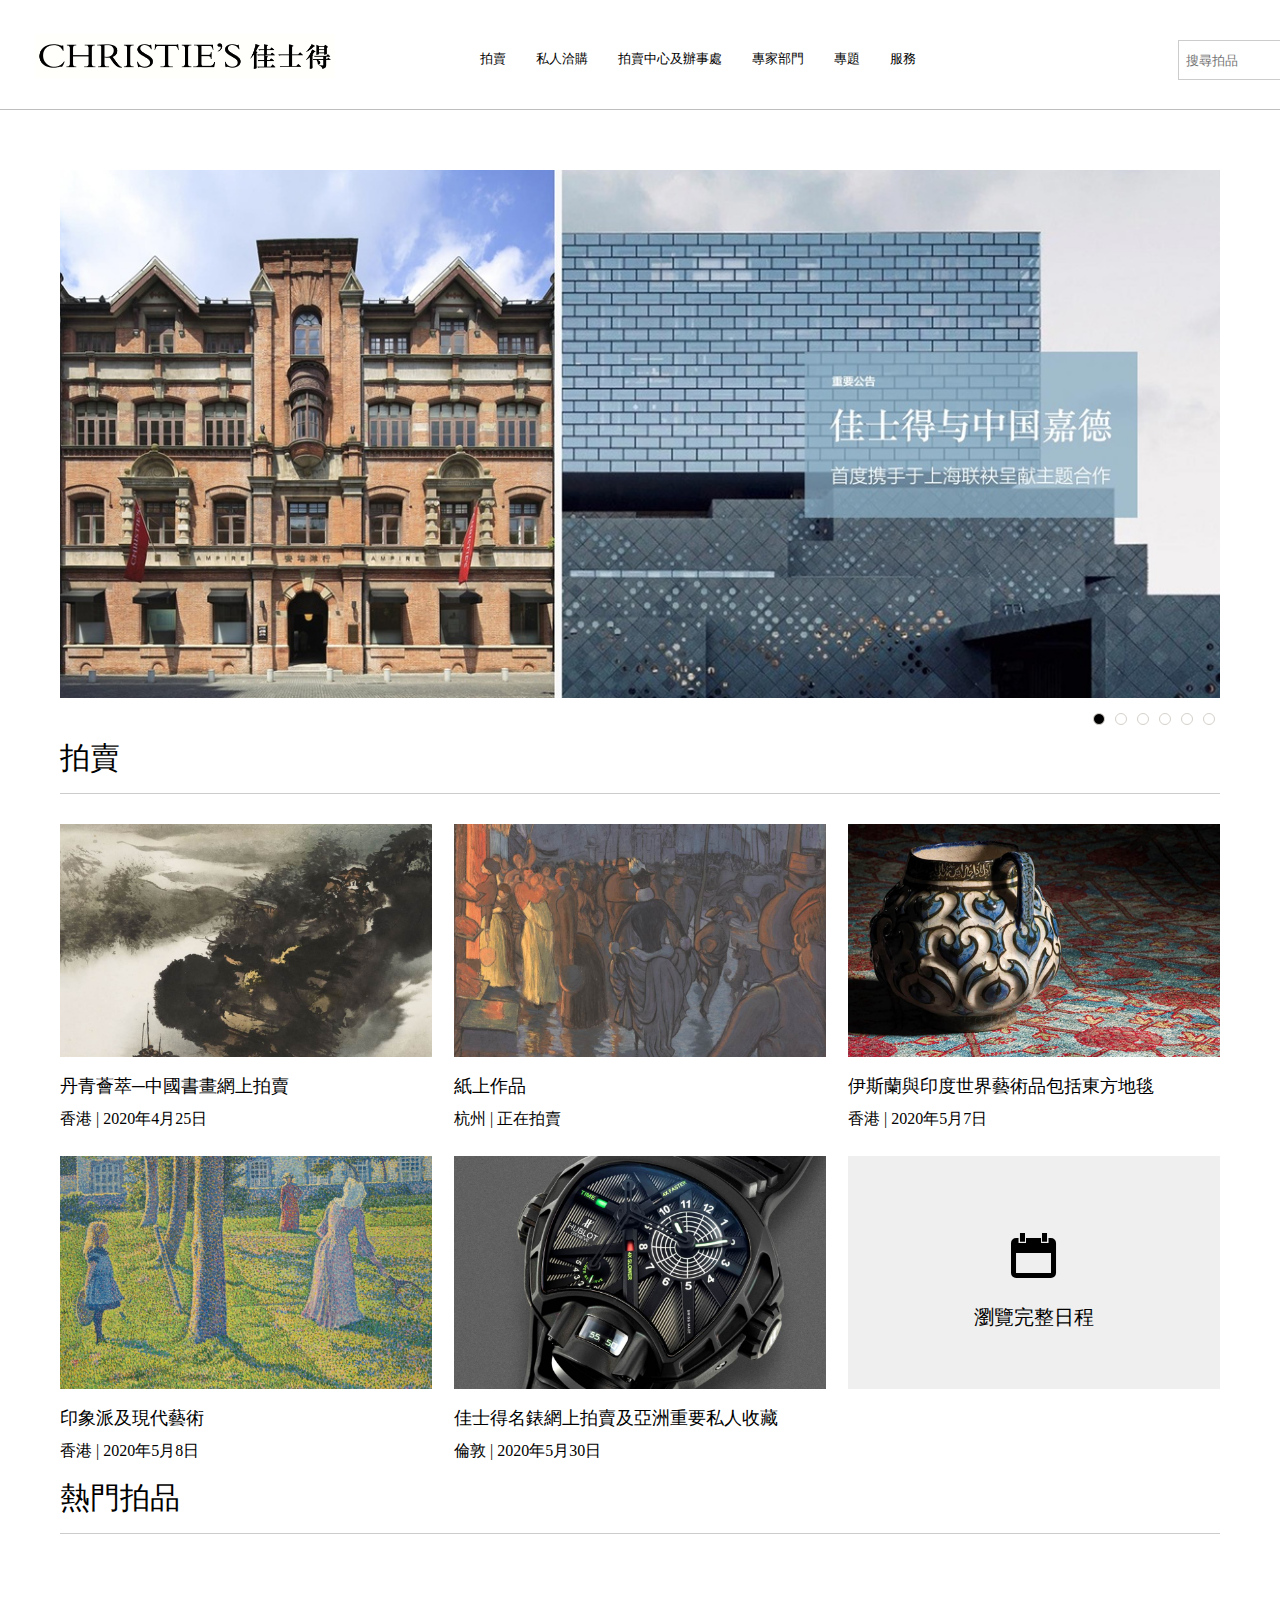
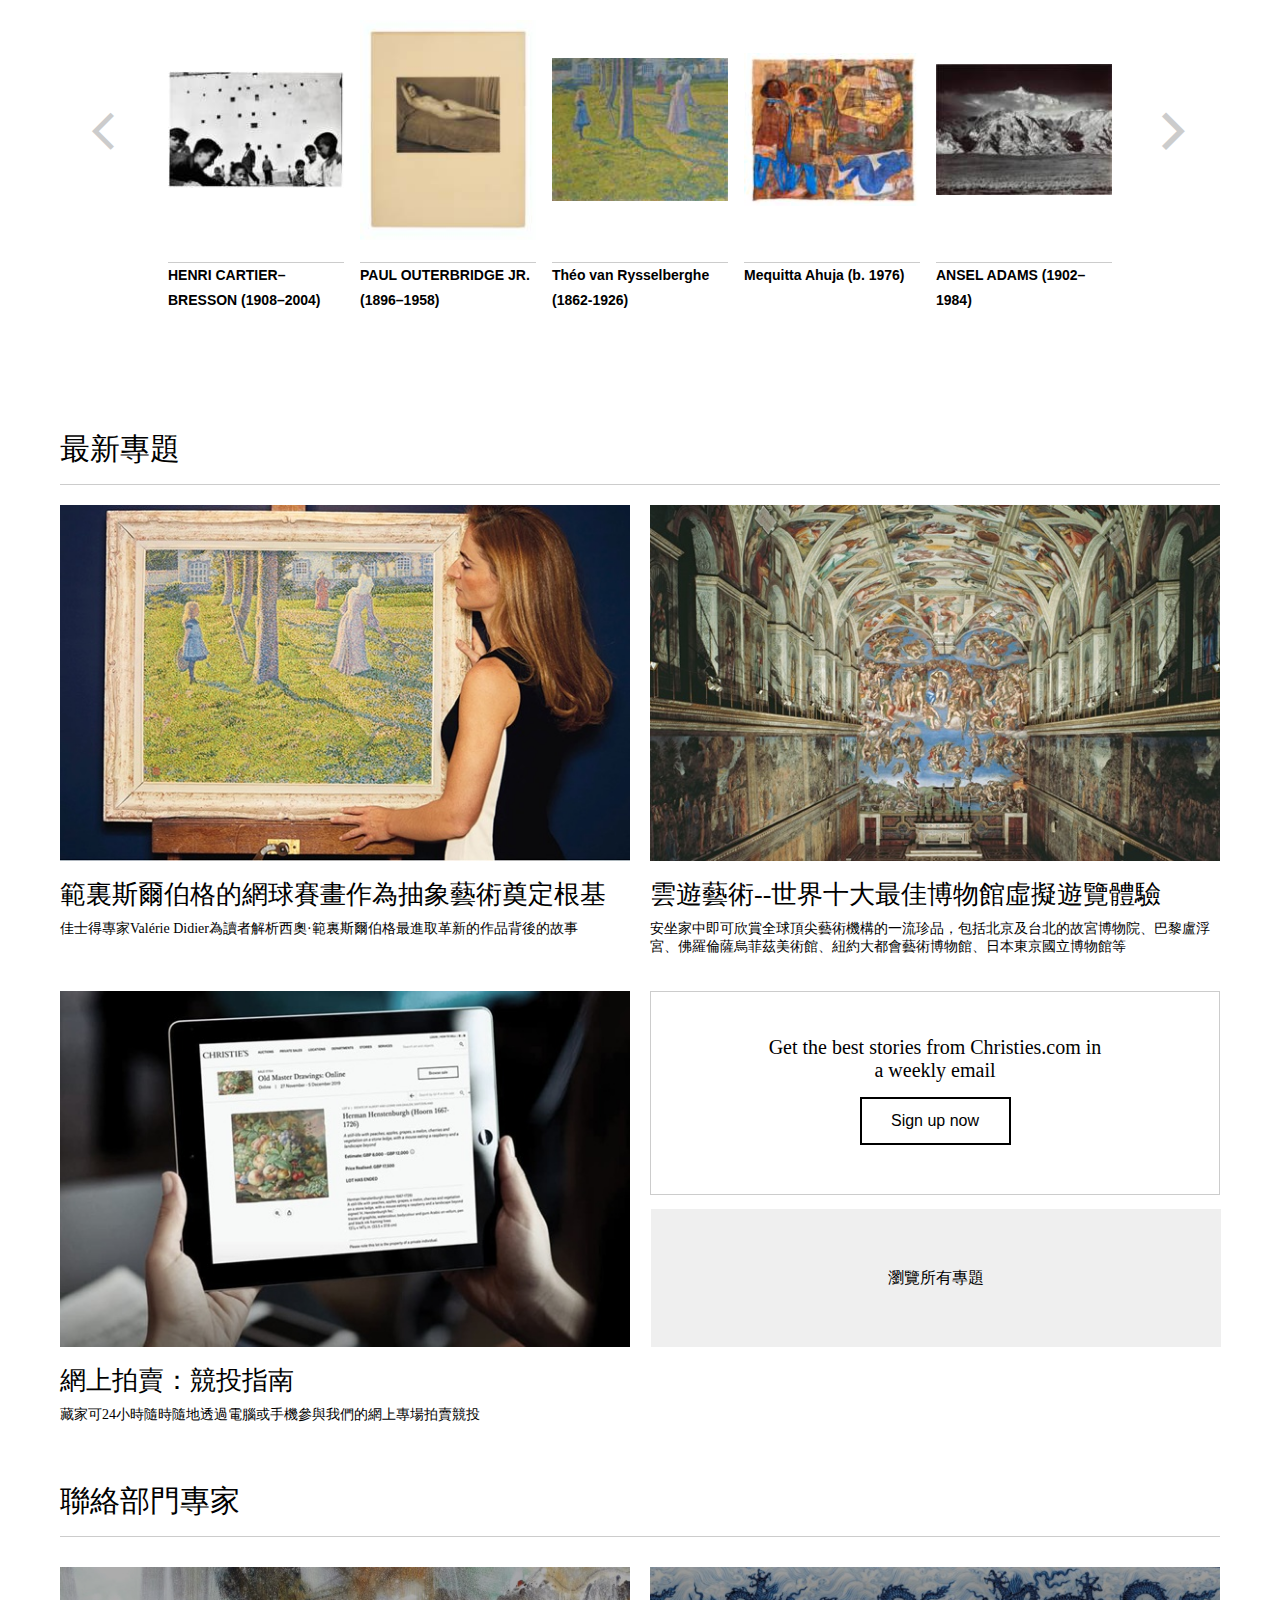
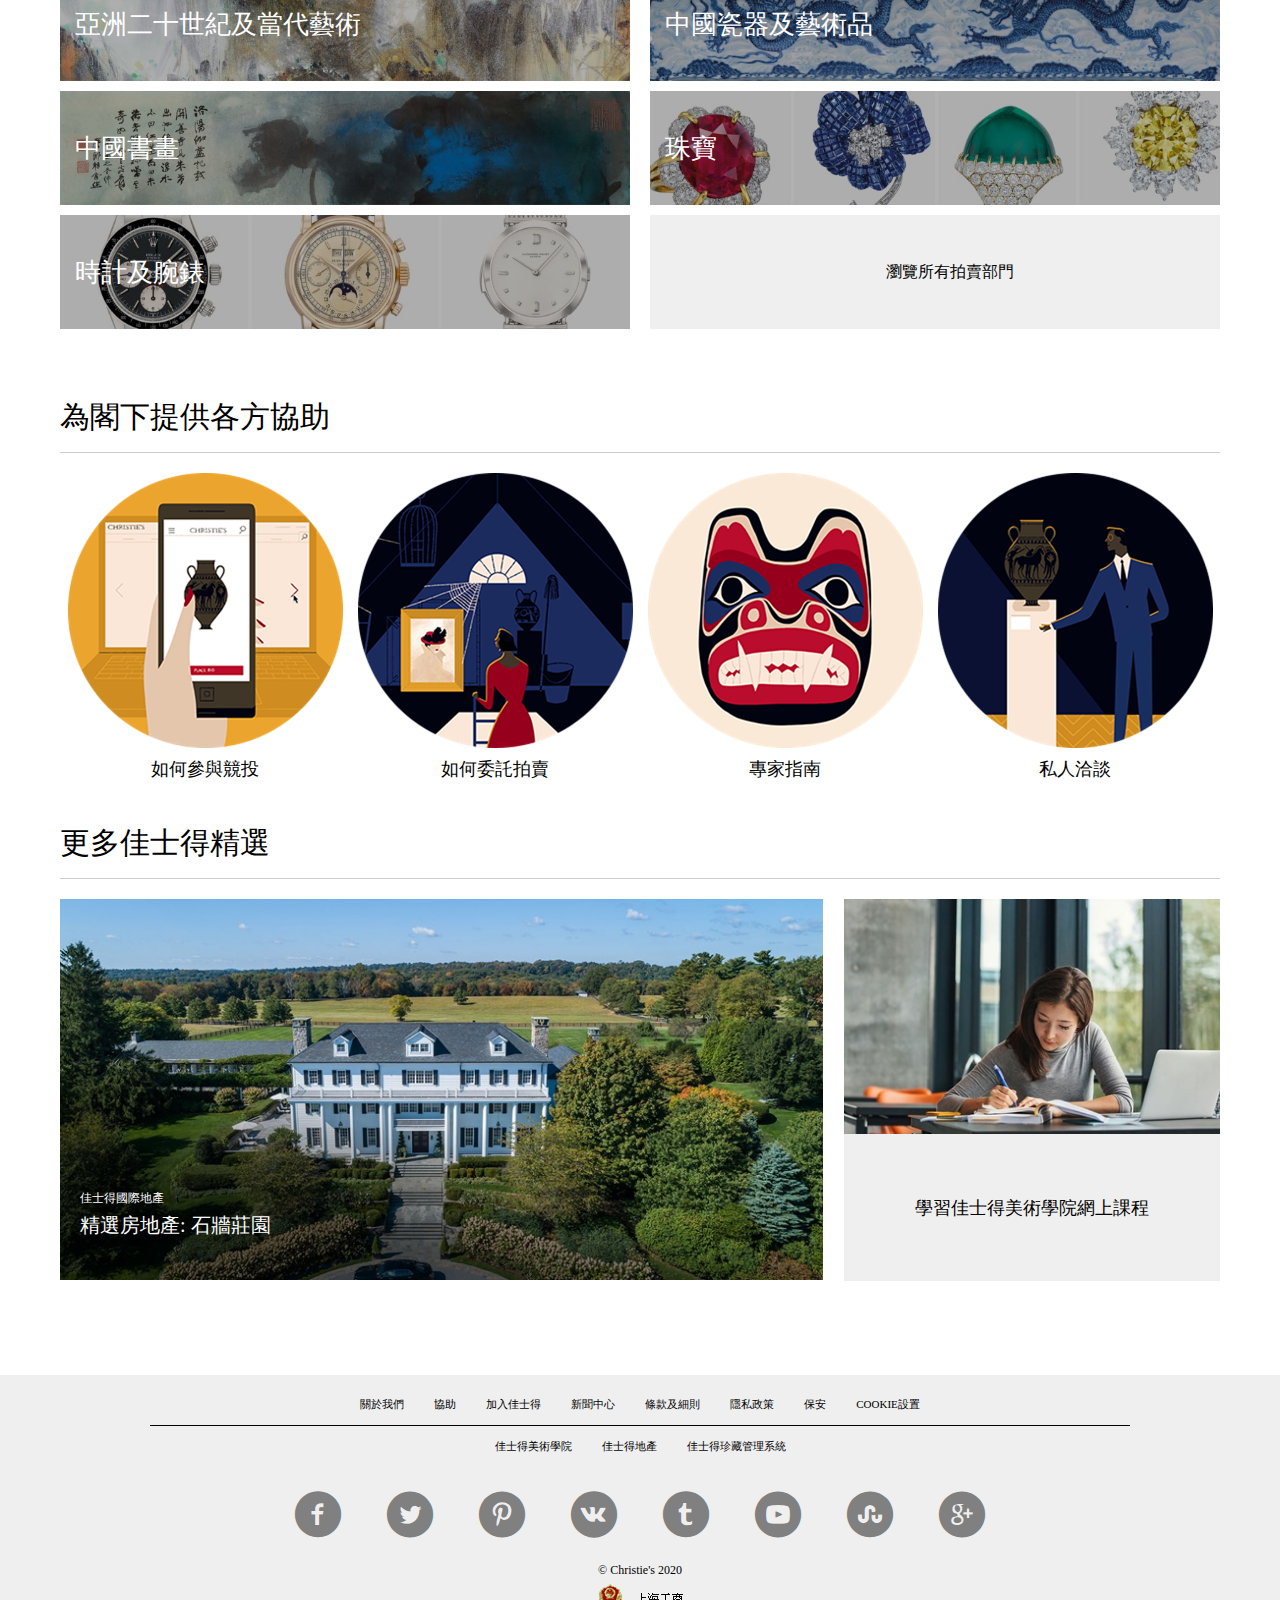
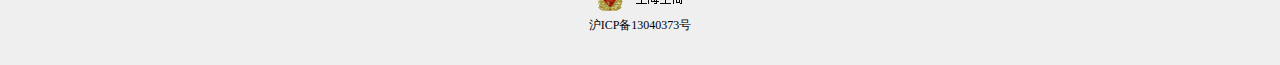
<file: CopyTheChristiesAuctionWebsite0/index.html>
<!DOCTYPE html>
<html>
	<head>
		<meta charset="utf-8">
		<title>佳士得拍賣及私人洽購服務 | 匯集藝術、古董、珠寶等各式珍品</title>
		<meta name="keywords" content="拍賣行, 藝術拍賣, 當代藝術, 古董拍賣, 收藏藝術, 網上拍賣, 藝術市場, 託售古董, 古董專家, 中國當代藝術, 名酒拍賣, 珠寶拍賣, 名錶拍賣"/>
		<meta name="description" content="佳士得創立於1766年，自始致力為全球藏家提供藝術、珠寶、名錶、名酒等各式收藏品的拍賣及私人洽購服務。請於網上瀏覽拍賣資料並參與競投，或向佳士得設於香港、上海、倫敦、紐約、巴黎、日內瓦等地的拍賣中心或辦事處查詢詳情。"/>
		<link rel="shortcut icon" type="image/x-icon" href="pic/favicon.ico"/>
		<style>
			*{
				margin: 0;
				padding: 0;
			}
			ol,ul{
				list-style: none;
			}
			a{
				color: black;
				text-decoration: none;
			}
			@font-face{
				font-family: 'icomoon';
				src: url('fonts/icomoon.eot?7kkyc2');
				src: url('fonts/icomoon.eot?7kkyc2#iefix') format('embedded-opentype')
				,
				url('fonts/icomoon.ttf?7kkyc2') format('truetype'),
				url('fonts/icomoon.woff?7kkyc2') format('woff'),
				url('fonts/icomoon.svg?7kkyc2#icomoon') format('svg');
				font-weight: normal;
				font-style: normal;
			}
			span{
				font-family: 'icomoon';
			}
		</style>
		<link rel="stylesheet" type="text/css" href="./css/header.css" /> 
		<script src="src/index.js"></script>
	</head>
	<body>
		<!--header-->
		<div class="header">
			<div class="JSD">
				<a href="index.html"><img src="pic/JSDlogo.PNG" ></a>
			</div>
			<div class="head">
				<div class="headtitle">
					<ul class="htitleUL">
						<li><a href="#">拍賣</a></li>
						<li><a href="#">私人洽購</a></li>
						<li><a href="#">拍賣中心及辦事處</a></li>
						<li><a href="#">專家部門</a></li>
						<li><a href="#">專題</a></li>
						<li><a href="#">服務</a></li>
					</ul>
				</div>
				<div class="headTopRight">
					<div class="TopRDiv">
						<ul class="TopRUL">
							<li><a href="#">登入</a></li>
							<li><a href="#" class="TopRC">|</a></li>
							<li><a href="#">如何委託拍賣</a></li>
							<li><a href="#" class="TopRC">|</a></li>
							<li><a href="#">EN</a></li>
							<li><a href="#" class="TopRC">|</a></li>
							<li><a href="#">簡</a></li>
						</ul>
					</div>
					<div class="TopRinput">
						<input type="text" placeholder="搜尋拍品">
						<div class="IptSS">
							<span></span>
						</div>
					</div>
				</div>
			</div>
		</div>
		<div class="MidBlank"></div>
		<!--輪播圖-->
		<div class="pic">
			<div class="pic_left">
				<div class="font_left">
					<span></span>
				</div>
			</div>
			<div class="pic_center_div">
				<ul class="pic_ul">
					<li><a href="#"><img src="pic/lunbo_pic1.jpg" alt=""></a></li>
					<li><a href="#"><img src="pic/lunbo_pic2.jpg" alt=""></a></li>
					<li><a href="#"><img src="pic/lunbo_pic3.jpg" alt=""></a></li>
					<li><a href="#"><img src="pic/lunbo_pic4.jpg" alt=""></a></li>
					<li><a href="#"><img src="pic/lunbo_picX.jpg" alt=""></a></li>
					<li><a href="#"><img src="pic/lunbo1.jpg" alt=""></a></li>
				</ul>
			</div>
			<div class="pic_right">
				<div class="font_right">
					<span></span>
				</div>
			</div>
		</div>
		<div class="focus_circle">
			<ol>
				
			</ol>
		</div>
		<!--拍賣板塊開始-->
		<div class="AuctionH1">拍賣</div>
		<div class="AuctionShow">
			
			<ul>
				<li><a href="javascript:;"  >
				<div title="丹青薈萃─中國書畫網上拍賣">
					<img src="pic/pm1.jpg" >
					<div class="pmH3 "><a href="javascript:;" class='a1' >丹青薈萃─中國書畫網上拍賣</a></div>
					<div class="pmH3_name"><a href="javascript:;" class="a2">香港&nbsp;|&nbsp;2020年4月25日</a></div>
				</div>
					
					</a></li>
				<li><a href="javascript:;">
						<div title="紙上作品"><img src="pic/pm2.jpg" >
							<div class="pmH3 "><a href="javascript:;" class='a1' >紙上作品</a></div>
							<div class="pmH3_name"><a href="javascript:;" class="a2">杭州&nbsp;|&nbsp;正在拍賣</a></div>
						</div>
						
					</a></li>
				<li><a href="javascript:;" >
						<div title="伊斯蘭與印度世界藝術品包括東方地毯"><img src="pic/pm3.jpg" >
							<div class="pmH3 "><a href="javascript:;" class='a1' >伊斯蘭與印度世界藝術品包括東方地毯</a></div>
							<div class="pmH3_name"><a href="javascript:;" class="a2">香港&nbsp;|&nbsp;2020年5月7日</a></div>
						</div>
						
					</a></li>
			
			</ul>
			<ul>
				<li><a href="javascript:;">
						<div title="印象派及現代藝術"><img src="pic/pm4.jpg" >
							<div class="pmH3"><a href="javascript:;" class='a1' >印象派及現代藝術</a></div>
							<div class="pmH3_name"><a href="javascript:;" class="a2">香港&nbsp;|&nbsp;2020年5月8日</a></div>
						</div>
						
					</a></li>
				<li><a href="javascript:;">
						<div title="佳士得名錶網上拍賣及亞洲重要私人收藏"><img src="pic/pm5.jpg" >
							<div class="pmH3"><a href="javascript:;" class='a1' >佳士得名錶網上拍賣及亞洲重要私人收藏</a></div>
							<div class="pmH3_name"><a href="javascript:;" class="a2">倫敦&nbsp;|&nbsp;2020年5月30日</a></div>
						</div>
					</a></li>
				<li><a href="javascript:;">
						<div class="last_Show">
							<span class="sp_circle"></span>
							<a href="javascript:;" class="in_circle">瀏覽完整日程</a></a>	
						</div>
					</a>
				</li>
			</ul>
		</div>
		<!--拍賣板塊結束-->
		<!--熱門拍品開始-->
		<div class="AuctionH1">熱門拍品</div>
		<div class="hot_auctions">
			<div class="hot_left"><span></span></div>
			<div class="hot_div">
				<div class="hot_div_ul">
					<ul class="hot_ul">
						<li title="HENRI CARTIER–BRESSON (1908–2004)"><a href="">
								<div class="li_div"><img src="pic/hot_pic1.jpg" alt=""></div>
								<div class="li_div_botm">
									<a href="javascript:;">HENRI CARTIER–BRESSON (1908–2004)</a>
								</div>
							</a>
						</li>
						<li title="PAUL OUTERBRIDGE JR. (1896–1958)"><a href="">
								<div class="li_div"><img src="pic/hot_pic2.jpg" alt=""></div>
								<div class="li_div_botm">
									<a href="javascript:;">PAUL OUTERBRIDGE JR. (1896–1958)</a>
								</div>
							</a>
						</li>
						<li title="Théo van Rysselberghe (1862-1926)"><a href="">
								<div class="li_div"><img src="pic/hot_pic3.jpg" alt=""></div>
								<div class="li_div_botm">
									<a href="javascript:;">Théo van Rysselberghe (1862-1926)</a>
								</div>
							</a>
						</li>
						<li title="Mequitta Ahuja (b. 1976)"><a href="">
								<div class="li_div"><img src="pic/hot_pic4.jpg" alt=""></div>
								<div class="li_div_botm">
									<a href="javascript:;">Mequitta Ahuja (b. 1976)</a>
								</div>
							</a>
						</li>
						<li title="ANSEL ADAMS (1902–1984)"><a href="">
								<div class="li_div"><img src="pic/hot_pic5.jpg" alt=""></div>
								<div class="li_div_botm">
									<a href="javascript:;">ANSEL ADAMS (1902–1984)</a>
								</div>
							</a>
						</li>
						<li title="Pierre Carreau (b. 1972)"><a href="">
								<div class="li_div"><img src="pic/hot_pic6.jpg" alt=""></div>
								<div class="li_div_botm">
									<a href="javascript:;">Pierre Carreau (b. 1972)</a>
								</div>
							</a>
						</li>
						<li title="Chantal Joffe (b. 1969)"><a href="">
								<div class="li_div"><img src="pic/hot_pic7.jpg" alt=""></div>
								<div class="li_div_botm">
									<a href="javascript:;">Chantal Joffe (b. 1969)</a>
								</div>
							</a>
						</li>
						<li title="周昉《簪花仕女圖》"><a href="">
								<div class="li_div"><img src="pic/hot_pic8.jpg" alt=""></div>
								<div class="li_div_botm">
									<a href="javascript:;">周昉《簪花仕女圖》</a>
								</div>
							</a>
						</li>
						<li title="Henri Le Sidaner (1862-1939)"><a href="javascript:;">
								<div class="li_div"><img src="pic/hot_pic9.jpg" alt=""></div>
								<div class="li_div_botm">
									<a href="javascript:;">Henri Le Sidaner (1862-1939)</a>
								</div>
							</a>
						</li>
						<li title="清十九世紀 鬥彩雲龍戲珠紋蓋罐一對"><a href="">
								<div class="li_div"><img src="pic/hot_pic10.jpg" alt=""></div>
								<div class="li_div_botm">
									<a href="javascript:;">清十九世紀 鬥彩雲龍戲珠紋蓋罐一對</a>
								</div>
							</a>
						</li>
						<li title="Pierre Carreau (b. 1972)"><a href="">
								<div class="li_div"><img src="pic/hot_pic11.jpg" alt=""></div>
								<div class="li_div_botm">
									<a href="javascript:;">Pierre Carreau (b. 1972)</a>
								</div>
							</a>
						</li>
						<li title="Chantal Joffe (b. 1969)"><a href="">
								<div class="li_div"><img src="pic/hot_pic12.jpg" alt=""></div>
								<div class="li_div_botm">
									<a href="javascript:;">Chantal Joffe (b. 1969)</a>
								</div>
							</a>
						</li>
						<li title="周昉《簪花仕女圖》"><a href="">
								<div class="li_div"><img src="pic/hot_pic13.jpg" alt=""></div>
								<div class="li_div_botm">
									<a href="javascript:;">周昉《簪花仕女圖》</a>
								</div>
							</a>
						</li>
						<li title="Henri Le Sidaner (1862-1939)"><a href="javascript:;">
								<div class="li_div"><img src="pic/hot_pic14.jpg" alt=""></div>
								<div class="li_div_botm">
									<a href="javascript:;">Henri Le Sidaner (1862-1939)</a>
								</div>
							</a>
						</li>
						<li title="清十九世紀 鬥彩雲龍戲珠紋蓋罐一對"><a href="">
								<div class="li_div"><img src="pic/hot_pic15.jpg" alt=""></div>
								<div class="li_div_botm">
									<a href="javascript:;">清十九世紀 鬥彩雲龍戲珠紋蓋罐一對</a>
								</div>
							</a>
						</li>
						<li title="HENRI CARTIER–BRESSON (1908–2004)"><a href="">
								<div class="li_div"><img src="pic/hot_pic1.jpg" alt=""></div>
								<div class="li_div_botm">
									<a href="javascript:;">HENRI CARTIER–BRESSON (1908–2004)</a>
								</div>
							</a>
						</li>
						<li title="PAUL OUTERBRIDGE JR. (1896–1958)"><a href="">
								<div class="li_div"><img src="pic/hot_pic2.jpg" alt=""></div>
								<div class="li_div_botm">
									<a href="javascript:;">PAUL OUTERBRIDGE JR. (1896–1958)</a>
								</div>
							</a>
						</li>
						<li title="Théo van Rysselberghe (1862-1926)"><a href="">
								<div class="li_div"><img src="pic/hot_pic3.jpg" alt=""></div>
								<div class="li_div_botm">
									<a href="javascript:;">Théo van Rysselberghe (1862-1926)</a>
								</div>
							</a>
						</li>
						<li title="Mequitta Ahuja (b. 1976)"><a href="">
								<div class="li_div"><img src="pic/hot_pic4.jpg" alt=""></div>
								<div class="li_div_botm">
									<a href="javascript:;">Mequitta Ahuja (b. 1976)</a>
								</div>
							</a>
						</li>
						<li title="ANSEL ADAMS (1902–1984)"><a href="">
								<div class="li_div"><img src="pic/hot_pic5.jpg" alt=""></div>
								<div class="li_div_botm">
									<a href="javascript:;">ANSEL ADAMS (1902–1984)</a>
								</div>
							</a>
						</li>
					</ul>
				</div>
				
			</div>
			<div class="hot_right"><span></span></div>
		</div>
		<!--熱門拍品結束-->
		<!--最新专题开始-->
		<div class="AuctionH1" style="margin-top: 0;">最新專題</div>
		<div class="story">
			<div class="Auct_Story">
				<a href="" title="範裏斯爾伯格的網球賽畫作為抽象藝術奠定根基"><img src="pic/story_1.jpg" alt="">
				<div class="Story_description">
					<h3>範裏斯爾伯格的網球賽畫作為抽象藝術奠定根基</h3>
					<p>佳士得專家Valérie Didier為讀者解析西奧·範裏斯爾伯格最進取革新的作品背後的故事</p>
				</div>
				
				</a>
			</div>
			<div class="Auct_Story" style="" title="雲遊藝術——世界十大最佳博物館虛擬遊覽體驗">
				<a href=""><img src="pic/story_2.jpg" alt="" class="pad_10">
				<div class="Story_description">
					<h3 class="pad_10">雲遊藝術--世界十大最佳博物館虛擬遊覽體驗</h3>
					<p class="pad_10">安坐家中即可欣賞全球頂尖藝術機構的一流珍品，包括北京及台北的故宮博物院、巴黎盧浮宮、佛羅倫薩烏菲茲美術館、紐約大都會藝術博物館、日本東京國立博物館等</p>
				</div>
				</a>
				
				
			</div>
			<div class="Auct_Story" style="">
				<a href="" title="網上拍賣：競投指南"><img src="pic/story_3.jpg" alt="">
				<div class="Story_description">
					<h3>網上拍賣：競投指南</h3>
					<p>藏家可24小時隨時隨地透過電腦或手機參與我們的網上專場拍賣競投</p>
				</div>
				</a>
			</div>
			<div class="Auct_Story" style="">
				<div class="story_b ">
					<div class="story_c">
						<p>Get the best stories from Christies.com in a weekly email</p>
						<a href="">
							<button class="btn_sign">Sign up now</button>
                    </a>
					</div>
					<div class="story_d">
						<a href="">
							<div class="story_e" title="瀏覽所有專題">
								<div class="e_div"><a href="javascript:;" class="storyA">瀏覽所有專題</a></div>
							</div>
						</a>
					</div>
				</div>
			</div>
		</div>
		<!--最新专题结束-->
		<!--联络专家部门开始-->
		<div class="AuctionH1" style="margin-top: 0;">聯絡部門專家</div>
		<div class="Department">
			<ul>
				<li><a href="" title="亞洲二十世紀及當代藝術">
				<div class="Department_div">
					<div class="Dep_pic_h3">
						<h3 class="Department_H3">亞洲二十世紀及當代藝術</h3>
						<img class="Dep_pic_l" src="pic/depart1.jpg" alt="">
					</div>
				</div>
				</a></li>
				<li><a href="" title="中國瓷器及藝術品">
				<div class="Department_div">
					<div class="Dep_pic_h3 float_right" >
						<img src="pic/depart2.jpg" class="Dep_pic_r" alt="">
						<h3 class="Department_H3">中國瓷器及藝術品</h3>
					</div>
					
				</div>
				</a></li>
				<li><a href="" title="中國書畫">
				<div class="Department_div">
					<div class="Dep_pic_h3">
						<img  src="pic/depart3.jpg" alt="" class="Dep_pic_l">
						<h3 class="Department_H3">中國書畫</h3>
					</div>
					
				</div>
				</a></li>
				<li><a href="" title="珠寶">
				<div class="Department_div">
					<div class="Dep_pic_h3 float_right">
						<img src="pic/depart4.jpg" alt="" class="Dep_pic_r">
						<h3 class="Department_H3">珠寶</h3>
					</div>
					
				</div>
				</a></li>
				<li><a href="" title="時計及腕錶">
				<div class="Department_div">
					<div class="Dep_pic_h3">
						<img src="pic/depart5.jpg" alt="" class="Dep_pic_l">
						<h3 class="Department_H3">時計及腕錶</h3>
					</div>
					
				</div>
				</a></li>
				<li><a href="">
				<div class="Department_div" >
					<div class="Dep_pic_h3 float_right" >
						<h3 class="Department_H3 liulan"><a href="javascript:;" class="Dep_H3_a">瀏覽所有拍賣部門</a></h3>
					</div>
				</div>
				</a>
				</li>
			</ul>
		</div>
		<!--聯絡專家部門結束-->
		<!--協助開始-->
		<div class="AuctionH1" style="margin-top: 0;">為閣下提供各方協助</div>
		<div class="Help_Auction">
			<div class="Help_D">
				<a href="javascript:;" title="如何參與競投"><div class="Help_A" >
				<img src="pic/help1.png" alt="">
				<p>如何參與競投</p></div>
				</a>
				
				<a href="javascript:;" title="如何委託拍賣"><div class="Help_A">
					<img src="pic/help2.png" alt="">
					<p>如何委託拍賣</p>
					</div>
				</a>
				<a href="javascript:;" title="專家指南">
					<div class="Help_A" >
						<img src="pic/help3.png" alt="" >
					<p>專家指南</p></div>
				</a>
				<a href="javascript:;" title="私人洽談">
				<div class="Help_A"><img src="pic/help4.png" alt="" >
				<p >私人洽談</p>
				</div>
				</a>
			</div>
		</div>
		<!--協助結束-->
		<!--精選開始-->
		<div class="AuctionH1" style="margin-top: 0;">更多佳士得精選</div>
		<div class="Selector">
			<a href="javascript:;" title="佳士得國際地產"><div class="select_left" >
			<img src="pic/estate1.jpg" alt="">
			<div class="estate_p">
				<p class="estate_p1">佳士得國際地產</p>
				<p class="estate_p2">精選房地產: 石牆莊園</p>
			</div>
			</div></a>
			<a href="javascript:;"><div class="select_right">
			<img src="pic/estate2.jpg" alt="">
			<div class="learn">
				<p class="learn_p">學習佳士得美術學院網上課程</p>
			</div>
			</div></a>
		</div>
		<!--精選結束-->
		<!--footer開始-->
		<div class="footer">
			<div class="footer_t1">
				<div class="footer_ta1">
					<ul>
						<li><a href="javascript:;">關於我們</a></li>
						<li><a href="javascript:;">協助</a></li>
						<li><a href="javascript:;">加入佳士得</a></li>
						<li><a href="javascript:;">新聞中心</a></li>
						<li><a href="javascript:;">條款及細則</a></li>
						<li><a href="javascript:;">隱私政策</a></li>
						<li><a href="javascript:;">保安</a></li>
						<li><a href="javascript:;">COOKIE設置</a></li>
					</ul>
				</div>
				
				<div class="footer_ta2">
					<ul>
						<li><a href="javascript:;">佳士得美術學院</a></li>
						<li><a href="javascript:;">佳士得地產</a></li>
						<li><a href="javascript:;">佳士得珍藏管理系統</a></li>
					</ul>
				</div>
			</div>
			<div class="footer_t2">
				<div class="footer_t2_ico">
					<ul>
						<li><a href="javascript:;"><span></span></a></li>
						<li><a href="javascript:;"><span></span></a></li>
						<li><a href="javascript:;"><span></span></a></li>
						<li><a href="javascript:;"><span></span></a></li>
						<li><a href="javascript:;"><span></span></a></li>
						<li><a href="javascript:;"><span></span></a></li>
						<li><a href="javascript:;"><span></span></a></li>
						<li><a href="javascript:;"><span></span></a></li>
					</ul>
				</div>
			</div>
			<div class="footer_t3">
				<div class="footer_t3_div">
					<div class="t3_d1">© Christie's 2020</div>
					<div class="t3_d2"><a href=""><img src="pic/shanghai.png" alt=""></a></div>
					<div class="t3_d3"><a href="">沪ICP备13040373号</a></div>
				</div>
			</div>
		</div>
		<!--footer結束-->
		
	</body>
	<script>
		
	</script>
</html>
</file>
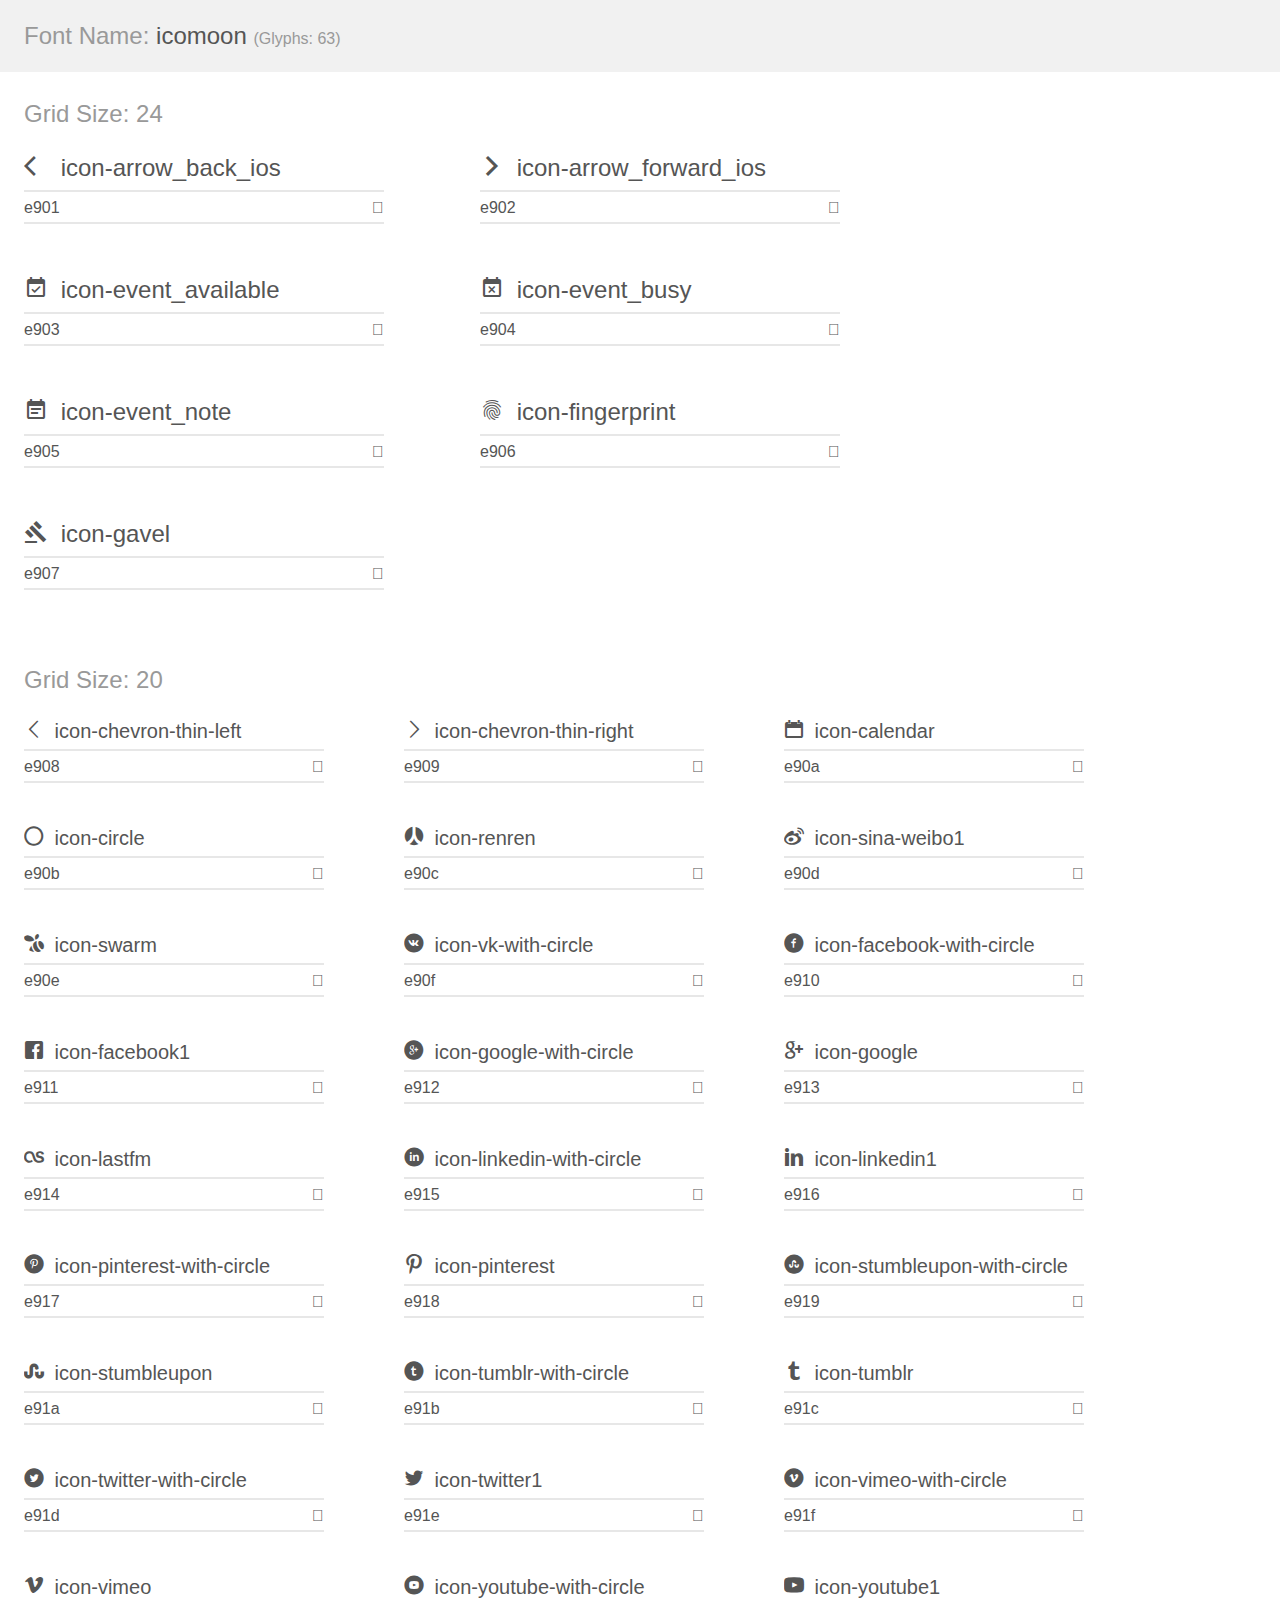
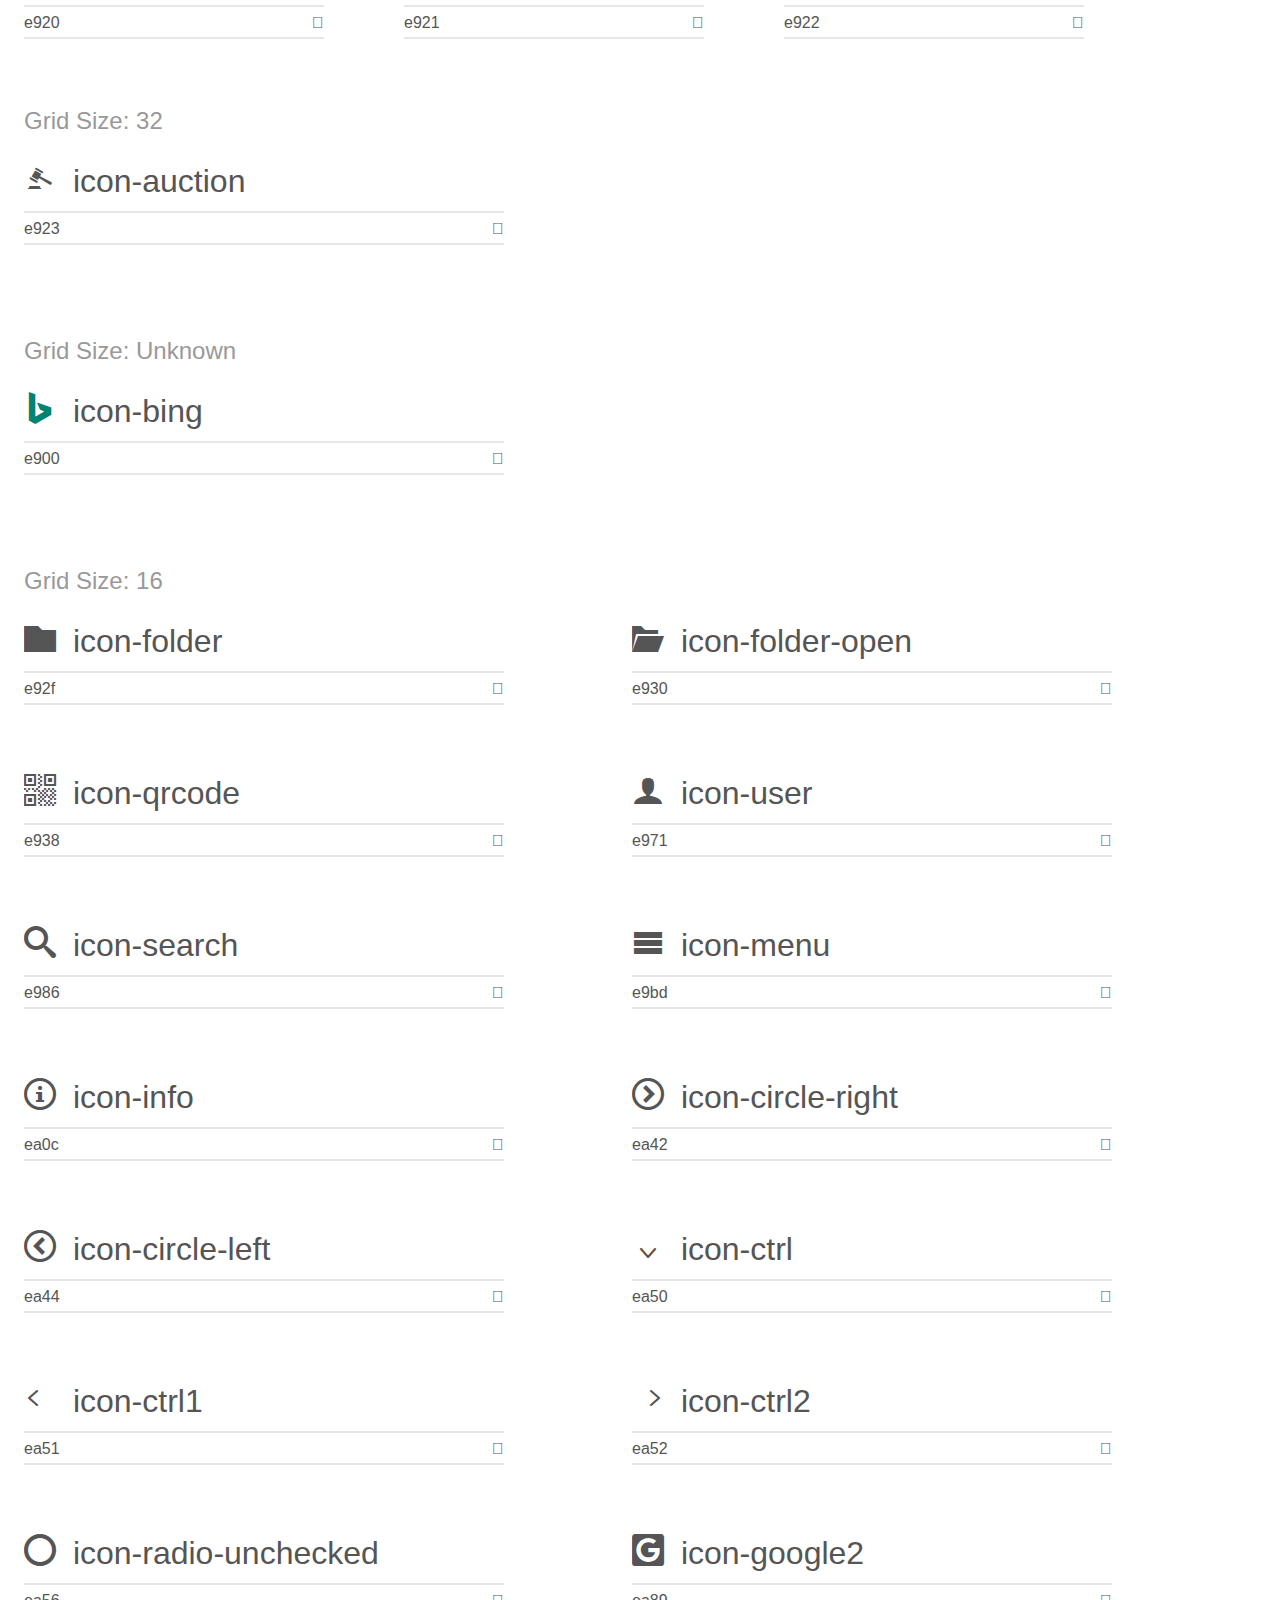
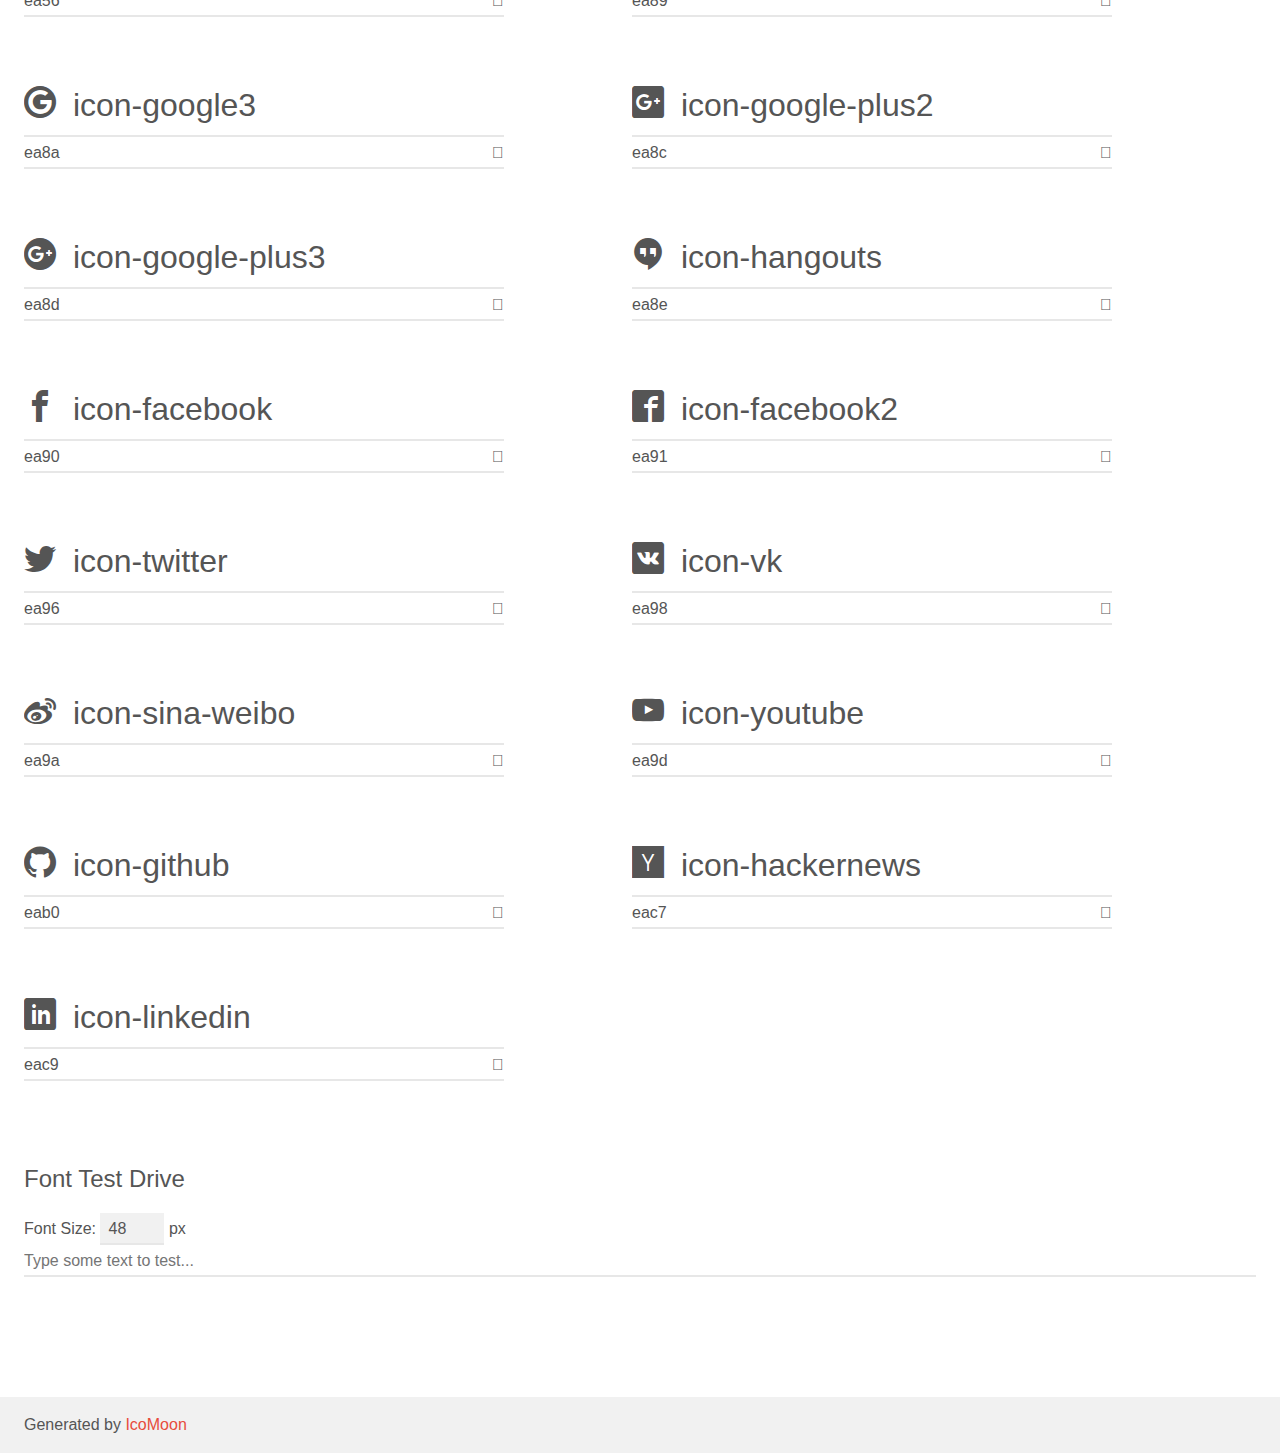
<file: CopyTheChristiesAuctionWebsite0/icomoon (1)/demo.html>
<!doctype html>
<html>
<head>
    <meta charset="utf-8">
    <title>IcoMoon Demo</title>
    <meta name="description" content="An Icon Font Generated By IcoMoon.io">
    <meta name="viewport" content="width=device-width, initial-scale=1">
    <link rel="stylesheet" href="demo-files/demo.css">
    <link rel="stylesheet" href="style.css"></head>
<body>
    <div class="bgc1 clearfix">
        <h1 class="mhmm mvm"><span class="fgc1">Font Name:</span> icomoon <small class="fgc1">(Glyphs:&nbsp;63)</small></h1>
    </div>
    <div class="clearfix mhl ptl">
        <h1 class="mvm mtn fgc1">Grid Size: 24</h1>
        <div class="glyph fs1">
            <div class="clearfix bshadow0 pbs">
                <span class="icon-arrow_back_ios"></span>
                <span class="mls"> icon-arrow_back_ios</span>
            </div>
            <fieldset class="fs0 size1of1 clearfix hidden-false">
                <input type="text" readonly value="e901" class="unit size1of2" />
                <input type="text" maxlength="1" readonly value="&#xe901;" class="unitRight size1of2 talign-right" />
            </fieldset>
            <div class="fs0 bshadow0 clearfix hidden-true">
                <span class="unit pvs fgc1">liga: </span>
                <input type="text" readonly value="arrow_back_ios" class="liga unitRight" />
            </div>
        </div>
        <div class="glyph fs1">
            <div class="clearfix bshadow0 pbs">
                <span class="icon-arrow_forward_ios"></span>
                <span class="mls"> icon-arrow_forward_ios</span>
            </div>
            <fieldset class="fs0 size1of1 clearfix hidden-false">
                <input type="text" readonly value="e902" class="unit size1of2" />
                <input type="text" maxlength="1" readonly value="&#xe902;" class="unitRight size1of2 talign-right" />
            </fieldset>
            <div class="fs0 bshadow0 clearfix hidden-true">
                <span class="unit pvs fgc1">liga: </span>
                <input type="text" readonly value="arrow_forward_ios" class="liga unitRight" />
            </div>
        </div>
        <div class="glyph fs1">
            <div class="clearfix bshadow0 pbs">
                <span class="icon-event_available"></span>
                <span class="mls"> icon-event_available</span>
            </div>
            <fieldset class="fs0 size1of1 clearfix hidden-false">
                <input type="text" readonly value="e903" class="unit size1of2" />
                <input type="text" maxlength="1" readonly value="&#xe903;" class="unitRight size1of2 talign-right" />
            </fieldset>
            <div class="fs0 bshadow0 clearfix hidden-true">
                <span class="unit pvs fgc1">liga: </span>
                <input type="text" readonly value="event_available" class="liga unitRight" />
            </div>
        </div>
        <div class="glyph fs1">
            <div class="clearfix bshadow0 pbs">
                <span class="icon-event_busy"></span>
                <span class="mls"> icon-event_busy</span>
            </div>
            <fieldset class="fs0 size1of1 clearfix hidden-false">
                <input type="text" readonly value="e904" class="unit size1of2" />
                <input type="text" maxlength="1" readonly value="&#xe904;" class="unitRight size1of2 talign-right" />
            </fieldset>
            <div class="fs0 bshadow0 clearfix hidden-true">
                <span class="unit pvs fgc1">liga: </span>
                <input type="text" readonly value="event_busy" class="liga unitRight" />
            </div>
        </div>
        <div class="glyph fs1">
            <div class="clearfix bshadow0 pbs">
                <span class="icon-event_note"></span>
                <span class="mls"> icon-event_note</span>
            </div>
            <fieldset class="fs0 size1of1 clearfix hidden-false">
                <input type="text" readonly value="e905" class="unit size1of2" />
                <input type="text" maxlength="1" readonly value="&#xe905;" class="unitRight size1of2 talign-right" />
            </fieldset>
            <div class="fs0 bshadow0 clearfix hidden-true">
                <span class="unit pvs fgc1">liga: </span>
                <input type="text" readonly value="event_note" class="liga unitRight" />
            </div>
        </div>
        <div class="glyph fs1">
            <div class="clearfix bshadow0 pbs">
                <span class="icon-fingerprint"></span>
                <span class="mls"> icon-fingerprint</span>
            </div>
            <fieldset class="fs0 size1of1 clearfix hidden-false">
                <input type="text" readonly value="e906" class="unit size1of2" />
                <input type="text" maxlength="1" readonly value="&#xe906;" class="unitRight size1of2 talign-right" />
            </fieldset>
            <div class="fs0 bshadow0 clearfix hidden-true">
                <span class="unit pvs fgc1">liga: </span>
                <input type="text" readonly value="fingerprint" class="liga unitRight" />
            </div>
        </div>
        <div class="glyph fs1">
            <div class="clearfix bshadow0 pbs">
                <span class="icon-gavel"></span>
                <span class="mls"> icon-gavel</span>
            </div>
            <fieldset class="fs0 size1of1 clearfix hidden-false">
                <input type="text" readonly value="e907" class="unit size1of2" />
                <input type="text" maxlength="1" readonly value="&#xe907;" class="unitRight size1of2 talign-right" />
            </fieldset>
            <div class="fs0 bshadow0 clearfix hidden-true">
                <span class="unit pvs fgc1">liga: </span>
                <input type="text" readonly value="gavel" class="liga unitRight" />
            </div>
        </div>
    </div>
    <div class="clearfix mhl ptl">
        <h1 class="mvm mtn fgc1">Grid Size: 20</h1>
        <div class="glyph fs2">
            <div class="clearfix bshadow0 pbs">
                <span class="icon-chevron-thin-left"></span>
                <span class="mls"> icon-chevron-thin-left</span>
            </div>
            <fieldset class="fs0 size1of1 clearfix hidden-false">
                <input type="text" readonly value="e908" class="unit size1of2" />
                <input type="text" maxlength="1" readonly value="&#xe908;" class="unitRight size1of2 talign-right" />
            </fieldset>
            <div class="fs0 bshadow0 clearfix hidden-true">
                <span class="unit pvs fgc1">liga: </span>
                <input type="text" readonly value="" class="liga unitRight" />
            </div>
        </div>
        <div class="glyph fs2">
            <div class="clearfix bshadow0 pbs">
                <span class="icon-chevron-thin-right"></span>
                <span class="mls"> icon-chevron-thin-right</span>
            </div>
            <fieldset class="fs0 size1of1 clearfix hidden-false">
                <input type="text" readonly value="e909" class="unit size1of2" />
                <input type="text" maxlength="1" readonly value="&#xe909;" class="unitRight size1of2 talign-right" />
            </fieldset>
            <div class="fs0 bshadow0 clearfix hidden-true">
                <span class="unit pvs fgc1">liga: </span>
                <input type="text" readonly value="" class="liga unitRight" />
            </div>
        </div>
        <div class="glyph fs2">
            <div class="clearfix bshadow0 pbs">
                <span class="icon-calendar"></span>
                <span class="mls"> icon-calendar</span>
            </div>
            <fieldset class="fs0 size1of1 clearfix hidden-false">
                <input type="text" readonly value="e90a" class="unit size1of2" />
                <input type="text" maxlength="1" readonly value="&#xe90a;" class="unitRight size1of2 talign-right" />
            </fieldset>
            <div class="fs0 bshadow0 clearfix hidden-true">
                <span class="unit pvs fgc1">liga: </span>
                <input type="text" readonly value="" class="liga unitRight" />
            </div>
        </div>
        <div class="glyph fs2">
            <div class="clearfix bshadow0 pbs">
                <span class="icon-circle"></span>
                <span class="mls"> icon-circle</span>
            </div>
            <fieldset class="fs0 size1of1 clearfix hidden-false">
                <input type="text" readonly value="e90b" class="unit size1of2" />
                <input type="text" maxlength="1" readonly value="&#xe90b;" class="unitRight size1of2 talign-right" />
            </fieldset>
            <div class="fs0 bshadow0 clearfix hidden-true">
                <span class="unit pvs fgc1">liga: </span>
                <input type="text" readonly value="" class="liga unitRight" />
            </div>
        </div>
        <div class="glyph fs2">
            <div class="clearfix bshadow0 pbs">
                <span class="icon-renren"></span>
                <span class="mls"> icon-renren</span>
            </div>
            <fieldset class="fs0 size1of1 clearfix hidden-false">
                <input type="text" readonly value="e90c" class="unit size1of2" />
                <input type="text" maxlength="1" readonly value="&#xe90c;" class="unitRight size1of2 talign-right" />
            </fieldset>
            <div class="fs0 bshadow0 clearfix hidden-true">
                <span class="unit pvs fgc1">liga: </span>
                <input type="text" readonly value="" class="liga unitRight" />
            </div>
        </div>
        <div class="glyph fs2">
            <div class="clearfix bshadow0 pbs">
                <span class="icon-sina-weibo1"></span>
                <span class="mls"> icon-sina-weibo1</span>
            </div>
            <fieldset class="fs0 size1of1 clearfix hidden-false">
                <input type="text" readonly value="e90d" class="unit size1of2" />
                <input type="text" maxlength="1" readonly value="&#xe90d;" class="unitRight size1of2 talign-right" />
            </fieldset>
            <div class="fs0 bshadow0 clearfix hidden-true">
                <span class="unit pvs fgc1">liga: </span>
                <input type="text" readonly value="" class="liga unitRight" />
            </div>
        </div>
        <div class="glyph fs2">
            <div class="clearfix bshadow0 pbs">
                <span class="icon-swarm"></span>
                <span class="mls"> icon-swarm</span>
            </div>
            <fieldset class="fs0 size1of1 clearfix hidden-false">
                <input type="text" readonly value="e90e" class="unit size1of2" />
                <input type="text" maxlength="1" readonly value="&#xe90e;" class="unitRight size1of2 talign-right" />
            </fieldset>
            <div class="fs0 bshadow0 clearfix hidden-true">
                <span class="unit pvs fgc1">liga: </span>
                <input type="text" readonly value="" class="liga unitRight" />
            </div>
        </div>
        <div class="glyph fs2">
            <div class="clearfix bshadow0 pbs">
                <span class="icon-vk-with-circle"></span>
                <span class="mls"> icon-vk-with-circle</span>
            </div>
            <fieldset class="fs0 size1of1 clearfix hidden-false">
                <input type="text" readonly value="e90f" class="unit size1of2" />
                <input type="text" maxlength="1" readonly value="&#xe90f;" class="unitRight size1of2 talign-right" />
            </fieldset>
            <div class="fs0 bshadow0 clearfix hidden-true">
                <span class="unit pvs fgc1">liga: </span>
                <input type="text" readonly value="" class="liga unitRight" />
            </div>
        </div>
        <div class="glyph fs2">
            <div class="clearfix bshadow0 pbs">
                <span class="icon-facebook-with-circle"></span>
                <span class="mls"> icon-facebook-with-circle</span>
            </div>
            <fieldset class="fs0 size1of1 clearfix hidden-false">
                <input type="text" readonly value="e910" class="unit size1of2" />
                <input type="text" maxlength="1" readonly value="&#xe910;" class="unitRight size1of2 talign-right" />
            </fieldset>
            <div class="fs0 bshadow0 clearfix hidden-true">
                <span class="unit pvs fgc1">liga: </span>
                <input type="text" readonly value="" class="liga unitRight" />
            </div>
        </div>
        <div class="glyph fs2">
            <div class="clearfix bshadow0 pbs">
                <span class="icon-facebook1"></span>
                <span class="mls"> icon-facebook1</span>
            </div>
            <fieldset class="fs0 size1of1 clearfix hidden-false">
                <input type="text" readonly value="e911" class="unit size1of2" />
                <input type="text" maxlength="1" readonly value="&#xe911;" class="unitRight size1of2 talign-right" />
            </fieldset>
            <div class="fs0 bshadow0 clearfix hidden-true">
                <span class="unit pvs fgc1">liga: </span>
                <input type="text" readonly value="" class="liga unitRight" />
            </div>
        </div>
        <div class="glyph fs2">
            <div class="clearfix bshadow0 pbs">
                <span class="icon-google-with-circle"></span>
                <span class="mls"> icon-google-with-circle</span>
            </div>
            <fieldset class="fs0 size1of1 clearfix hidden-false">
                <input type="text" readonly value="e912" class="unit size1of2" />
                <input type="text" maxlength="1" readonly value="&#xe912;" class="unitRight size1of2 talign-right" />
            </fieldset>
            <div class="fs0 bshadow0 clearfix hidden-true">
                <span class="unit pvs fgc1">liga: </span>
                <input type="text" readonly value="" class="liga unitRight" />
            </div>
        </div>
        <div class="glyph fs2">
            <div class="clearfix bshadow0 pbs">
                <span class="icon-google"></span>
                <span class="mls"> icon-google</span>
            </div>
            <fieldset class="fs0 size1of1 clearfix hidden-false">
                <input type="text" readonly value="e913" class="unit size1of2" />
                <input type="text" maxlength="1" readonly value="&#xe913;" class="unitRight size1of2 talign-right" />
            </fieldset>
            <div class="fs0 bshadow0 clearfix hidden-true">
                <span class="unit pvs fgc1">liga: </span>
                <input type="text" readonly value="" class="liga unitRight" />
            </div>
        </div>
        <div class="glyph fs2">
            <div class="clearfix bshadow0 pbs">
                <span class="icon-lastfm"></span>
                <span class="mls"> icon-lastfm</span>
            </div>
            <fieldset class="fs0 size1of1 clearfix hidden-false">
                <input type="text" readonly value="e914" class="unit size1of2" />
                <input type="text" maxlength="1" readonly value="&#xe914;" class="unitRight size1of2 talign-right" />
            </fieldset>
            <div class="fs0 bshadow0 clearfix hidden-true">
                <span class="unit pvs fgc1">liga: </span>
                <input type="text" readonly value="" class="liga unitRight" />
            </div>
        </div>
        <div class="glyph fs2">
            <div class="clearfix bshadow0 pbs">
                <span class="icon-linkedin-with-circle"></span>
                <span class="mls"> icon-linkedin-with-circle</span>
            </div>
            <fieldset class="fs0 size1of1 clearfix hidden-false">
                <input type="text" readonly value="e915" class="unit size1of2" />
                <input type="text" maxlength="1" readonly value="&#xe915;" class="unitRight size1of2 talign-right" />
            </fieldset>
            <div class="fs0 bshadow0 clearfix hidden-true">
                <span class="unit pvs fgc1">liga: </span>
                <input type="text" readonly value="" class="liga unitRight" />
            </div>
        </div>
        <div class="glyph fs2">
            <div class="clearfix bshadow0 pbs">
                <span class="icon-linkedin1"></span>
                <span class="mls"> icon-linkedin1</span>
            </div>
            <fieldset class="fs0 size1of1 clearfix hidden-false">
                <input type="text" readonly value="e916" class="unit size1of2" />
                <input type="text" maxlength="1" readonly value="&#xe916;" class="unitRight size1of2 talign-right" />
            </fieldset>
            <div class="fs0 bshadow0 clearfix hidden-true">
                <span class="unit pvs fgc1">liga: </span>
                <input type="text" readonly value="" class="liga unitRight" />
            </div>
        </div>
        <div class="glyph fs2">
            <div class="clearfix bshadow0 pbs">
                <span class="icon-pinterest-with-circle"></span>
                <span class="mls"> icon-pinterest-with-circle</span>
            </div>
            <fieldset class="fs0 size1of1 clearfix hidden-false">
                <input type="text" readonly value="e917" class="unit size1of2" />
                <input type="text" maxlength="1" readonly value="&#xe917;" class="unitRight size1of2 talign-right" />
            </fieldset>
            <div class="fs0 bshadow0 clearfix hidden-true">
                <span class="unit pvs fgc1">liga: </span>
                <input type="text" readonly value="" class="liga unitRight" />
            </div>
        </div>
        <div class="glyph fs2">
            <div class="clearfix bshadow0 pbs">
                <span class="icon-pinterest"></span>
                <span class="mls"> icon-pinterest</span>
            </div>
            <fieldset class="fs0 size1of1 clearfix hidden-false">
                <input type="text" readonly value="e918" class="unit size1of2" />
                <input type="text" maxlength="1" readonly value="&#xe918;" class="unitRight size1of2 talign-right" />
            </fieldset>
            <div class="fs0 bshadow0 clearfix hidden-true">
                <span class="unit pvs fgc1">liga: </span>
                <input type="text" readonly value="" class="liga unitRight" />
            </div>
        </div>
        <div class="glyph fs2">
            <div class="clearfix bshadow0 pbs">
                <span class="icon-stumbleupon-with-circle"></span>
                <span class="mls"> icon-stumbleupon-with-circle</span>
            </div>
            <fieldset class="fs0 size1of1 clearfix hidden-false">
                <input type="text" readonly value="e919" class="unit size1of2" />
                <input type="text" maxlength="1" readonly value="&#xe919;" class="unitRight size1of2 talign-right" />
            </fieldset>
            <div class="fs0 bshadow0 clearfix hidden-true">
                <span class="unit pvs fgc1">liga: </span>
                <input type="text" readonly value="" class="liga unitRight" />
            </div>
        </div>
        <div class="glyph fs2">
            <div class="clearfix bshadow0 pbs">
                <span class="icon-stumbleupon"></span>
                <span class="mls"> icon-stumbleupon</span>
            </div>
            <fieldset class="fs0 size1of1 clearfix hidden-false">
                <input type="text" readonly value="e91a" class="unit size1of2" />
                <input type="text" maxlength="1" readonly value="&#xe91a;" class="unitRight size1of2 talign-right" />
            </fieldset>
            <div class="fs0 bshadow0 clearfix hidden-true">
                <span class="unit pvs fgc1">liga: </span>
                <input type="text" readonly value="" class="liga unitRight" />
            </div>
        </div>
        <div class="glyph fs2">
            <div class="clearfix bshadow0 pbs">
                <span class="icon-tumblr-with-circle"></span>
                <span class="mls"> icon-tumblr-with-circle</span>
            </div>
            <fieldset class="fs0 size1of1 clearfix hidden-false">
                <input type="text" readonly value="e91b" class="unit size1of2" />
                <input type="text" maxlength="1" readonly value="&#xe91b;" class="unitRight size1of2 talign-right" />
            </fieldset>
            <div class="fs0 bshadow0 clearfix hidden-true">
                <span class="unit pvs fgc1">liga: </span>
                <input type="text" readonly value="" class="liga unitRight" />
            </div>
        </div>
        <div class="glyph fs2">
            <div class="clearfix bshadow0 pbs">
                <span class="icon-tumblr"></span>
                <span class="mls"> icon-tumblr</span>
            </div>
            <fieldset class="fs0 size1of1 clearfix hidden-false">
                <input type="text" readonly value="e91c" class="unit size1of2" />
                <input type="text" maxlength="1" readonly value="&#xe91c;" class="unitRight size1of2 talign-right" />
            </fieldset>
            <div class="fs0 bshadow0 clearfix hidden-true">
                <span class="unit pvs fgc1">liga: </span>
                <input type="text" readonly value="" class="liga unitRight" />
            </div>
        </div>
        <div class="glyph fs2">
            <div class="clearfix bshadow0 pbs">
                <span class="icon-twitter-with-circle"></span>
                <span class="mls"> icon-twitter-with-circle</span>
            </div>
            <fieldset class="fs0 size1of1 clearfix hidden-false">
                <input type="text" readonly value="e91d" class="unit size1of2" />
                <input type="text" maxlength="1" readonly value="&#xe91d;" class="unitRight size1of2 talign-right" />
            </fieldset>
            <div class="fs0 bshadow0 clearfix hidden-true">
                <span class="unit pvs fgc1">liga: </span>
                <input type="text" readonly value="" class="liga unitRight" />
            </div>
        </div>
        <div class="glyph fs2">
            <div class="clearfix bshadow0 pbs">
                <span class="icon-twitter1"></span>
                <span class="mls"> icon-twitter1</span>
            </div>
            <fieldset class="fs0 size1of1 clearfix hidden-false">
                <input type="text" readonly value="e91e" class="unit size1of2" />
                <input type="text" maxlength="1" readonly value="&#xe91e;" class="unitRight size1of2 talign-right" />
            </fieldset>
            <div class="fs0 bshadow0 clearfix hidden-true">
                <span class="unit pvs fgc1">liga: </span>
                <input type="text" readonly value="" class="liga unitRight" />
            </div>
        </div>
        <div class="glyph fs2">
            <div class="clearfix bshadow0 pbs">
                <span class="icon-vimeo-with-circle"></span>
                <span class="mls"> icon-vimeo-with-circle</span>
            </div>
            <fieldset class="fs0 size1of1 clearfix hidden-false">
                <input type="text" readonly value="e91f" class="unit size1of2" />
                <input type="text" maxlength="1" readonly value="&#xe91f;" class="unitRight size1of2 talign-right" />
            </fieldset>
            <div class="fs0 bshadow0 clearfix hidden-true">
                <span class="unit pvs fgc1">liga: </span>
                <input type="text" readonly value="" class="liga unitRight" />
            </div>
        </div>
        <div class="glyph fs2">
            <div class="clearfix bshadow0 pbs">
                <span class="icon-vimeo"></span>
                <span class="mls"> icon-vimeo</span>
            </div>
            <fieldset class="fs0 size1of1 clearfix hidden-false">
                <input type="text" readonly value="e920" class="unit size1of2" />
                <input type="text" maxlength="1" readonly value="&#xe920;" class="unitRight size1of2 talign-right" />
            </fieldset>
            <div class="fs0 bshadow0 clearfix hidden-true">
                <span class="unit pvs fgc1">liga: </span>
                <input type="text" readonly value="" class="liga unitRight" />
            </div>
        </div>
        <div class="glyph fs2">
            <div class="clearfix bshadow0 pbs">
                <span class="icon-youtube-with-circle"></span>
                <span class="mls"> icon-youtube-with-circle</span>
            </div>
            <fieldset class="fs0 size1of1 clearfix hidden-false">
                <input type="text" readonly value="e921" class="unit size1of2" />
                <input type="text" maxlength="1" readonly value="&#xe921;" class="unitRight size1of2 talign-right" />
            </fieldset>
            <div class="fs0 bshadow0 clearfix hidden-true">
                <span class="unit pvs fgc1">liga: </span>
                <input type="text" readonly value="" class="liga unitRight" />
            </div>
        </div>
        <div class="glyph fs2">
            <div class="clearfix bshadow0 pbs">
                <span class="icon-youtube1"></span>
                <span class="mls"> icon-youtube1</span>
            </div>
            <fieldset class="fs0 size1of1 clearfix hidden-false">
                <input type="text" readonly value="e922" class="unit size1of2" />
                <input type="text" maxlength="1" readonly value="&#xe922;" class="unitRight size1of2 talign-right" />
            </fieldset>
            <div class="fs0 bshadow0 clearfix hidden-true">
                <span class="unit pvs fgc1">liga: </span>
                <input type="text" readonly value="" class="liga unitRight" />
            </div>
        </div>
    </div>
    <div class="clearfix mhl ptl">
        <h1 class="mvm mtn fgc1">Grid Size: 32</h1>
        <div class="glyph fs3">
            <div class="clearfix bshadow0 pbs">
                <span class="icon-auction"></span>
                <span class="mls"> icon-auction</span>
            </div>
            <fieldset class="fs0 size1of1 clearfix hidden-false">
                <input type="text" readonly value="e923" class="unit size1of2" />
                <input type="text" maxlength="1" readonly value="&#xe923;" class="unitRight size1of2 talign-right" />
            </fieldset>
            <div class="fs0 bshadow0 clearfix hidden-true">
                <span class="unit pvs fgc1">liga: </span>
                <input type="text" readonly value="" class="liga unitRight" />
            </div>
        </div>
    </div>
    <div class="clearfix mhl ptl">
        <h1 class="mvm mtn fgc1">Grid Size: Unknown</h1>
        <div class="glyph fs4">
            <div class="clearfix bshadow0 pbs">
                <span class="icon-bing"></span>
                <span class="mls"> icon-bing</span>
            </div>
            <fieldset class="fs0 size1of1 clearfix hidden-false">
                <input type="text" readonly value="e900" class="unit size1of2" />
                <input type="text" maxlength="1" readonly value="&#xe900;" class="unitRight size1of2 talign-right" />
            </fieldset>
            <div class="fs0 bshadow0 clearfix hidden-true">
                <span class="unit pvs fgc1">liga: </span>
                <input type="text" readonly value="" class="liga unitRight" />
            </div>
        </div>
    </div>
    <div class="clearfix mhl ptl">
        <h1 class="mvm mtn fgc1">Grid Size: 16</h1>
        <div class="glyph fs5">
            <div class="clearfix bshadow0 pbs">
                <span class="icon-folder"></span>
                <span class="mls"> icon-folder</span>
            </div>
            <fieldset class="fs0 size1of1 clearfix hidden-false">
                <input type="text" readonly value="e92f" class="unit size1of2" />
                <input type="text" maxlength="1" readonly value="&#xe92f;" class="unitRight size1of2 talign-right" />
            </fieldset>
            <div class="fs0 bshadow0 clearfix hidden-true">
                <span class="unit pvs fgc1">liga: </span>
                <input type="text" readonly value="folder, directory" class="liga unitRight" />
            </div>
        </div>
        <div class="glyph fs5">
            <div class="clearfix bshadow0 pbs">
                <span class="icon-folder-open"></span>
                <span class="mls"> icon-folder-open</span>
            </div>
            <fieldset class="fs0 size1of1 clearfix hidden-false">
                <input type="text" readonly value="e930" class="unit size1of2" />
                <input type="text" maxlength="1" readonly value="&#xe930;" class="unitRight size1of2 talign-right" />
            </fieldset>
            <div class="fs0 bshadow0 clearfix hidden-true">
                <span class="unit pvs fgc1">liga: </span>
                <input type="text" readonly value="folder-open, directory2" class="liga unitRight" />
            </div>
        </div>
        <div class="glyph fs5">
            <div class="clearfix bshadow0 pbs">
                <span class="icon-qrcode"></span>
                <span class="mls"> icon-qrcode</span>
            </div>
            <fieldset class="fs0 size1of1 clearfix hidden-false">
                <input type="text" readonly value="e938" class="unit size1of2" />
                <input type="text" maxlength="1" readonly value="&#xe938;" class="unitRight size1of2 talign-right" />
            </fieldset>
            <div class="fs0 bshadow0 clearfix hidden-true">
                <span class="unit pvs fgc1">liga: </span>
                <input type="text" readonly value="qrcode" class="liga unitRight" />
            </div>
        </div>
        <div class="glyph fs5">
            <div class="clearfix bshadow0 pbs">
                <span class="icon-user"></span>
                <span class="mls"> icon-user</span>
            </div>
            <fieldset class="fs0 size1of1 clearfix hidden-false">
                <input type="text" readonly value="e971" class="unit size1of2" />
                <input type="text" maxlength="1" readonly value="&#xe971;" class="unitRight size1of2 talign-right" />
            </fieldset>
            <div class="fs0 bshadow0 clearfix hidden-true">
                <span class="unit pvs fgc1">liga: </span>
                <input type="text" readonly value="user, profile2" class="liga unitRight" />
            </div>
        </div>
        <div class="glyph fs5">
            <div class="clearfix bshadow0 pbs">
                <span class="icon-search"></span>
                <span class="mls"> icon-search</span>
            </div>
            <fieldset class="fs0 size1of1 clearfix hidden-false">
                <input type="text" readonly value="e986" class="unit size1of2" />
                <input type="text" maxlength="1" readonly value="&#xe986;" class="unitRight size1of2 talign-right" />
            </fieldset>
            <div class="fs0 bshadow0 clearfix hidden-true">
                <span class="unit pvs fgc1">liga: </span>
                <input type="text" readonly value="search, magnifier" class="liga unitRight" />
            </div>
        </div>
        <div class="glyph fs5">
            <div class="clearfix bshadow0 pbs">
                <span class="icon-menu"></span>
                <span class="mls"> icon-menu</span>
            </div>
            <fieldset class="fs0 size1of1 clearfix hidden-false">
                <input type="text" readonly value="e9bd" class="unit size1of2" />
                <input type="text" maxlength="1" readonly value="&#xe9bd;" class="unitRight size1of2 talign-right" />
            </fieldset>
            <div class="fs0 bshadow0 clearfix hidden-true">
                <span class="unit pvs fgc1">liga: </span>
                <input type="text" readonly value="menu, list3" class="liga unitRight" />
            </div>
        </div>
        <div class="glyph fs5">
            <div class="clearfix bshadow0 pbs">
                <span class="icon-info"></span>
                <span class="mls"> icon-info</span>
            </div>
            <fieldset class="fs0 size1of1 clearfix hidden-false">
                <input type="text" readonly value="ea0c" class="unit size1of2" />
                <input type="text" maxlength="1" readonly value="&#xea0c;" class="unitRight size1of2 talign-right" />
            </fieldset>
            <div class="fs0 bshadow0 clearfix hidden-true">
                <span class="unit pvs fgc1">liga: </span>
                <input type="text" readonly value="info, information" class="liga unitRight" />
            </div>
        </div>
        <div class="glyph fs5">
            <div class="clearfix bshadow0 pbs">
                <span class="icon-circle-right"></span>
                <span class="mls"> icon-circle-right</span>
            </div>
            <fieldset class="fs0 size1of1 clearfix hidden-false">
                <input type="text" readonly value="ea42" class="unit size1of2" />
                <input type="text" maxlength="1" readonly value="&#xea42;" class="unitRight size1of2 talign-right" />
            </fieldset>
            <div class="fs0 bshadow0 clearfix hidden-true">
                <span class="unit pvs fgc1">liga: </span>
                <input type="text" readonly value="circle-right, right5" class="liga unitRight" />
            </div>
        </div>
        <div class="glyph fs5">
            <div class="clearfix bshadow0 pbs">
                <span class="icon-circle-left"></span>
                <span class="mls"> icon-circle-left</span>
            </div>
            <fieldset class="fs0 size1of1 clearfix hidden-false">
                <input type="text" readonly value="ea44" class="unit size1of2" />
                <input type="text" maxlength="1" readonly value="&#xea44;" class="unitRight size1of2 talign-right" />
            </fieldset>
            <div class="fs0 bshadow0 clearfix hidden-true">
                <span class="unit pvs fgc1">liga: </span>
                <input type="text" readonly value="circle-left, left5" class="liga unitRight" />
            </div>
        </div>
        <div class="glyph fs5">
            <div class="clearfix bshadow0 pbs">
                <span class="icon-ctrl"></span>
                <span class="mls"> icon-ctrl</span>
            </div>
            <fieldset class="fs0 size1of1 clearfix hidden-false">
                <input type="text" readonly value="ea50" class="unit size1of2" />
                <input type="text" maxlength="1" readonly value="&#xea50;" class="unitRight size1of2 talign-right" />
            </fieldset>
            <div class="fs0 bshadow0 clearfix hidden-true">
                <span class="unit pvs fgc1">liga: </span>
                <input type="text" readonly value="ctrl, control" class="liga unitRight" />
            </div>
        </div>
        <div class="glyph fs5">
            <div class="clearfix bshadow0 pbs">
                <span class="icon-ctrl1"></span>
                <span class="mls"> icon-ctrl1</span>
            </div>
            <fieldset class="fs0 size1of1 clearfix hidden-false">
                <input type="text" readonly value="ea51" class="unit size1of2" />
                <input type="text" maxlength="1" readonly value="&#xea51;" class="unitRight size1of2 talign-right" />
            </fieldset>
            <div class="fs0 bshadow0 clearfix hidden-true">
                <span class="unit pvs fgc1">liga: </span>
                <input type="text" readonly value="" class="liga unitRight" />
            </div>
        </div>
        <div class="glyph fs5">
            <div class="clearfix bshadow0 pbs">
                <span class="icon-ctrl2"></span>
                <span class="mls"> icon-ctrl2</span>
            </div>
            <fieldset class="fs0 size1of1 clearfix hidden-false">
                <input type="text" readonly value="ea52" class="unit size1of2" />
                <input type="text" maxlength="1" readonly value="&#xea52;" class="unitRight size1of2 talign-right" />
            </fieldset>
            <div class="fs0 bshadow0 clearfix hidden-true">
                <span class="unit pvs fgc1">liga: </span>
                <input type="text" readonly value="" class="liga unitRight" />
            </div>
        </div>
        <div class="glyph fs5">
            <div class="clearfix bshadow0 pbs">
                <span class="icon-radio-unchecked"></span>
                <span class="mls"> icon-radio-unchecked</span>
            </div>
            <fieldset class="fs0 size1of1 clearfix hidden-false">
                <input type="text" readonly value="ea56" class="unit size1of2" />
                <input type="text" maxlength="1" readonly value="&#xea56;" class="unitRight size1of2 talign-right" />
            </fieldset>
            <div class="fs0 bshadow0 clearfix hidden-true">
                <span class="unit pvs fgc1">liga: </span>
                <input type="text" readonly value="radio-unchecked, radio-button3" class="liga unitRight" />
            </div>
        </div>
        <div class="glyph fs5">
            <div class="clearfix bshadow0 pbs">
                <span class="icon-google2"></span>
                <span class="mls"> icon-google2</span>
            </div>
            <fieldset class="fs0 size1of1 clearfix hidden-false">
                <input type="text" readonly value="ea89" class="unit size1of2" />
                <input type="text" maxlength="1" readonly value="&#xea89;" class="unitRight size1of2 talign-right" />
            </fieldset>
            <div class="fs0 bshadow0 clearfix hidden-true">
                <span class="unit pvs fgc1">liga: </span>
                <input type="text" readonly value="google2, brand3" class="liga unitRight" />
            </div>
        </div>
        <div class="glyph fs5">
            <div class="clearfix bshadow0 pbs">
                <span class="icon-google3"></span>
                <span class="mls"> icon-google3</span>
            </div>
            <fieldset class="fs0 size1of1 clearfix hidden-false">
                <input type="text" readonly value="ea8a" class="unit size1of2" />
                <input type="text" maxlength="1" readonly value="&#xea8a;" class="unitRight size1of2 talign-right" />
            </fieldset>
            <div class="fs0 bshadow0 clearfix hidden-true">
                <span class="unit pvs fgc1">liga: </span>
                <input type="text" readonly value="google3, brand4" class="liga unitRight" />
            </div>
        </div>
        <div class="glyph fs5">
            <div class="clearfix bshadow0 pbs">
                <span class="icon-google-plus2"></span>
                <span class="mls"> icon-google-plus2</span>
            </div>
            <fieldset class="fs0 size1of1 clearfix hidden-false">
                <input type="text" readonly value="ea8c" class="unit size1of2" />
                <input type="text" maxlength="1" readonly value="&#xea8c;" class="unitRight size1of2 talign-right" />
            </fieldset>
            <div class="fs0 bshadow0 clearfix hidden-true">
                <span class="unit pvs fgc1">liga: </span>
                <input type="text" readonly value="google-plus2, brand6" class="liga unitRight" />
            </div>
        </div>
        <div class="glyph fs5">
            <div class="clearfix bshadow0 pbs">
                <span class="icon-google-plus3"></span>
                <span class="mls"> icon-google-plus3</span>
            </div>
            <fieldset class="fs0 size1of1 clearfix hidden-false">
                <input type="text" readonly value="ea8d" class="unit size1of2" />
                <input type="text" maxlength="1" readonly value="&#xea8d;" class="unitRight size1of2 talign-right" />
            </fieldset>
            <div class="fs0 bshadow0 clearfix hidden-true">
                <span class="unit pvs fgc1">liga: </span>
                <input type="text" readonly value="google-plus3, brand7" class="liga unitRight" />
            </div>
        </div>
        <div class="glyph fs5">
            <div class="clearfix bshadow0 pbs">
                <span class="icon-hangouts"></span>
                <span class="mls"> icon-hangouts</span>
            </div>
            <fieldset class="fs0 size1of1 clearfix hidden-false">
                <input type="text" readonly value="ea8e" class="unit size1of2" />
                <input type="text" maxlength="1" readonly value="&#xea8e;" class="unitRight size1of2 talign-right" />
            </fieldset>
            <div class="fs0 bshadow0 clearfix hidden-true">
                <span class="unit pvs fgc1">liga: </span>
                <input type="text" readonly value="hangouts, brand8" class="liga unitRight" />
            </div>
        </div>
        <div class="glyph fs5">
            <div class="clearfix bshadow0 pbs">
                <span class="icon-facebook"></span>
                <span class="mls"> icon-facebook</span>
            </div>
            <fieldset class="fs0 size1of1 clearfix hidden-false">
                <input type="text" readonly value="ea90" class="unit size1of2" />
                <input type="text" maxlength="1" readonly value="&#xea90;" class="unitRight size1of2 talign-right" />
            </fieldset>
            <div class="fs0 bshadow0 clearfix hidden-true">
                <span class="unit pvs fgc1">liga: </span>
                <input type="text" readonly value="facebook, brand10" class="liga unitRight" />
            </div>
        </div>
        <div class="glyph fs5">
            <div class="clearfix bshadow0 pbs">
                <span class="icon-facebook2"></span>
                <span class="mls"> icon-facebook2</span>
            </div>
            <fieldset class="fs0 size1of1 clearfix hidden-false">
                <input type="text" readonly value="ea91" class="unit size1of2" />
                <input type="text" maxlength="1" readonly value="&#xea91;" class="unitRight size1of2 talign-right" />
            </fieldset>
            <div class="fs0 bshadow0 clearfix hidden-true">
                <span class="unit pvs fgc1">liga: </span>
                <input type="text" readonly value="facebook2, brand11" class="liga unitRight" />
            </div>
        </div>
        <div class="glyph fs5">
            <div class="clearfix bshadow0 pbs">
                <span class="icon-twitter"></span>
                <span class="mls"> icon-twitter</span>
            </div>
            <fieldset class="fs0 size1of1 clearfix hidden-false">
                <input type="text" readonly value="ea96" class="unit size1of2" />
                <input type="text" maxlength="1" readonly value="&#xea96;" class="unitRight size1of2 talign-right" />
            </fieldset>
            <div class="fs0 bshadow0 clearfix hidden-true">
                <span class="unit pvs fgc1">liga: </span>
                <input type="text" readonly value="twitter, brand16" class="liga unitRight" />
            </div>
        </div>
        <div class="glyph fs5">
            <div class="clearfix bshadow0 pbs">
                <span class="icon-vk"></span>
                <span class="mls"> icon-vk</span>
            </div>
            <fieldset class="fs0 size1of1 clearfix hidden-false">
                <input type="text" readonly value="ea98" class="unit size1of2" />
                <input type="text" maxlength="1" readonly value="&#xea98;" class="unitRight size1of2 talign-right" />
            </fieldset>
            <div class="fs0 bshadow0 clearfix hidden-true">
                <span class="unit pvs fgc1">liga: </span>
                <input type="text" readonly value="vk, brand18" class="liga unitRight" />
            </div>
        </div>
        <div class="glyph fs5">
            <div class="clearfix bshadow0 pbs">
                <span class="icon-sina-weibo"></span>
                <span class="mls"> icon-sina-weibo</span>
            </div>
            <fieldset class="fs0 size1of1 clearfix hidden-false">
                <input type="text" readonly value="ea9a" class="unit size1of2" />
                <input type="text" maxlength="1" readonly value="&#xea9a;" class="unitRight size1of2 talign-right" />
            </fieldset>
            <div class="fs0 bshadow0 clearfix hidden-true">
                <span class="unit pvs fgc1">liga: </span>
                <input type="text" readonly value="sina-weibo, brand20" class="liga unitRight" />
            </div>
        </div>
        <div class="glyph fs5">
            <div class="clearfix bshadow0 pbs">
                <span class="icon-youtube"></span>
                <span class="mls"> icon-youtube</span>
            </div>
            <fieldset class="fs0 size1of1 clearfix hidden-false">
                <input type="text" readonly value="ea9d" class="unit size1of2" />
                <input type="text" maxlength="1" readonly value="&#xea9d;" class="unitRight size1of2 talign-right" />
            </fieldset>
            <div class="fs0 bshadow0 clearfix hidden-true">
                <span class="unit pvs fgc1">liga: </span>
                <input type="text" readonly value="youtube, brand21" class="liga unitRight" />
            </div>
        </div>
        <div class="glyph fs5">
            <div class="clearfix bshadow0 pbs">
                <span class="icon-github"></span>
                <span class="mls"> icon-github</span>
            </div>
            <fieldset class="fs0 size1of1 clearfix hidden-false">
                <input type="text" readonly value="eab0" class="unit size1of2" />
                <input type="text" maxlength="1" readonly value="&#xeab0;" class="unitRight size1of2 talign-right" />
            </fieldset>
            <div class="fs0 bshadow0 clearfix hidden-true">
                <span class="unit pvs fgc1">liga: </span>
                <input type="text" readonly value="github, brand40" class="liga unitRight" />
            </div>
        </div>
        <div class="glyph fs5">
            <div class="clearfix bshadow0 pbs">
                <span class="icon-hackernews"></span>
                <span class="mls"> icon-hackernews</span>
            </div>
            <fieldset class="fs0 size1of1 clearfix hidden-false">
                <input type="text" readonly value="eac7" class="unit size1of2" />
                <input type="text" maxlength="1" readonly value="&#xeac7;" class="unitRight size1of2 talign-right" />
            </fieldset>
            <div class="fs0 bshadow0 clearfix hidden-true">
                <span class="unit pvs fgc1">liga: </span>
                <input type="text" readonly value="hackernews, brand62" class="liga unitRight" />
            </div>
        </div>
        <div class="glyph fs5">
            <div class="clearfix bshadow0 pbs">
                <span class="icon-linkedin"></span>
                <span class="mls"> icon-linkedin</span>
            </div>
            <fieldset class="fs0 size1of1 clearfix hidden-false">
                <input type="text" readonly value="eac9" class="unit size1of2" />
                <input type="text" maxlength="1" readonly value="&#xeac9;" class="unitRight size1of2 talign-right" />
            </fieldset>
            <div class="fs0 bshadow0 clearfix hidden-true">
                <span class="unit pvs fgc1">liga: </span>
                <input type="text" readonly value="linkedin, brand64" class="liga unitRight" />
            </div>
        </div>
    </div>

    <!--[if gt IE 8]><!-->
    <div class="mhl clearfix mbl">
        <h1>Font Test Drive</h1>
        <label>
            Font Size: <input id="fontSize" type="number" class="textbox0 mbm"
            min="8" value="48" />
            px
        </label>
        <input id="testText" type="text" class="phl size1of1 mvl"
        placeholder="Type some text to test..." value=""/>
        <div id="testDrive" class="icon-" style="font-family: icomoon">&nbsp;
        </div>
    </div>
    <!--<![endif]-->
    <div class="bgc1 clearfix">
        <p class="mhl">Generated by <a href="https://icomoon.io/app">IcoMoon</a></p>
    </div>

    <script src="demo-files/demo.js"></script>
</body>
</html>
</file>
<file: CopyTheChristiesAuctionWebsite0/css/header.css>
.float_left{
	float: left;
}
.float_right{
	float: right;
}
.margin_auto{
	margin: 0 6px;
}

.header{
	width: 100%;
	height: 109px;
	border-bottom: 1px solid #BEBEBE;
	position: relative;
}
.JSD{
	position: absolute;
	left: 35px;
	width: 300px;
	height: 108px;
	background-color: white;
}
.JSD img{
	width: 300px;
	height: 44px;
	position: absolute;
	top: 34px;
}
.head{
	width: 1020px;
	height: 83px;
	
	position: absolute;
	left: 465px;
}
.htitleUL{
	display: flex;
}
.htitleUL li{
	text-transform: uppercase;
	text-align: center;
	width: auto;
	padding: 0;
	float: left;
	height: 1em;
	background: none;
	line-height: 1em;
}
.htitleUL li a{
	padding: 47px 15px;
	font-size: 13px;
	text-decoration:none;
	position:relative;
	line-height: 118px;
}
.htitleUL li a:hover{
	color: red;
}
.headTopRight{
	width: 405px;
	height: 83px;
	
	position: absolute;
	top: 0;
	right: 0;
}
.TopRUL li{
	float: left;
	font-size: 10px;
	margin-left: 6px;
}
.TopRUL li a:hover{
	color: red;
}

.TopRUL{
	float: right;
	margin-top: 20px;
}
.TopRinput{
	width: 305px;
	top: 40px;
	height: 38px;
	border: 1px solid #ccc;
	position: relative;
	right: -98px;
}
.TopRinput:hover{
	border: 1px solid black;
}
.TopRinput input{
	position: absolute;
	width: 260px;
	height: 38px;
	border: none;
	border-right: none;
	padding-left: 5px;
	bottom: 0;
	right: 38px;
	outline: none;
}

.IptSS{
	width: 40px;
	height: 38px;
	border: none;
	
	position: absolute;
	bottom: 0;
	right: 0;
	text-align: center;
	line-height: 40px;
	cursor: pointer;
	
}
.IptSS span{
	font-size: 20px;
	font-weight: 100;
	
}
.TopRC{
	cursor: default;
}
/*header結束*/
.MidBlank{
	width: 100%;
	height: 60px;
	
}
.pic{
	width: 1272px;
	height: 528px;
	margin: 0 auto;			
}
			
.pic_center_div{
	overflow: hidden;
	width: 1160px;
	height: 100%;
	background-color: wheat;
	float: left;
	position: relative;
}
.pic_center_div ul{		
	top: 0;
	left: 0;
	position: absolute;
	width: 800%;
}
.pic_center_div ul li{
	float: left;
}	
img{
	height: 528px;
	width: 1160px;
}
.pic_left,.pic_right{
	width: 56px;
	height: 528px;
	float: left;
	position: relative;
	
}
.font_left,.font_right{
	display: none;
	width: 56px;
	height: 56px;
	text-align: center;
	line-height: 48px;
	cursor: pointer;
	margin-top: 238px;
	user-select: none;	/*禁止左右字體被選中,不然會出現藍色的框框*/
}

.font_left,.font_right span{
	font-size: 32px;
	font-weight: 600;
	color: #BEBEBE;
}
.font_left :hover{
	color: black;
}
.font_right :hover{
	color: black;
}
.focus_circle{
	
	width: 1160px;
	height: 20px;
	text-align: center;
	line-height: 20px;
	margin: 0 auto;
}
.focus_circle ol{
	margin-top: 15px;
	float: right;
}
.focus_circle li{
	height: 10px;
	width: 10px;
	float: left;
	margin: 0 5px;
	border-radius: 50%;
	border: 1px solid #d5d0ca;
	cursor: pointer;
}
.cur_circle{
	background-color: black;
}
/*輪播圖結束*/
/*拍賣板塊CSS開始*/
.AuctionH1{
	width: 1160px;
	height: 50px;
	margin: 20px auto;
	padding-bottom: 5px;
	font-size: 30px;
	color: #000000;
	border-bottom: 1px solid #ccc;
}
.AuctionShow{
	width: 1160px;
	margin: 0 auto;
}
.AuctionShow ul{
	/*这个flex只支持ie10以上*/
	display: flex;
	justify-content: space-between;
	margin-top: 30px;
}
.AuctionShow li{
	position: relative;
	width: 372px;
	height: 302px;
}
.AuctionShow li img{
	vertical-align: middle;
	width: 372.48px;
	height: 233.35px;
	display: flex;
	top: 0px;
	left: 0px;
	
}
.pmH3{
	position: absolute;
	width: 373px;
	height: 24px;
	font-size: 18px;
	margin-top: 10px;
	line-height: 24px;
	top: 240px;
}
.pmH3 span{
	float: left;
	margin-top: 15px;
}
.pmH3_name{
	width: 373px;
	height: 31px;
	
	position: absolute;
	top: 275px;
	margin-top: 10px;
	
}

.last_Show{
	position: relative;
	text-align: center;
	line-height: 233.35px;
	width: 372.48px;
	height: 233.35px;
	background-color: #efefef;
}

.last_Show:hover{
	background-color: #000000;
	color: white;
	
}
.sp_circle{
	line-height: 113px;
	font-size: 50px;
	color: black;
}
.in_circle{
	position: absolute;
	font-size: 20px;
	top: 45px;
	left: 126px;
	color: black;
}
/*拍賣板塊CSS結束*/
/*熱門拍品CSS開始*/
.hot_auctions{
	width: 1160px;
	height: 475px;
	position: relative;
	margin: 0 auto;
	
}
.hot_ul{
	
	width: 3840px;
	height: 388px;
	display: flex;
	justify-content: space-around;
	flex-shrink:0;
	
}
.hot_ul li{
	float: left;
}
.hot_div{
	
	width: 960px;
	overflow: hidden;
	height: 388px;
	margin: 0 auto;
	top: 43.5px;
	position: absolute;
	left: 100px;
}
.hot_left,.hot_right{
	width: 100px;
	height: 388px;
}
.hot_div_ul{
	width: 3840px;
	height: 388px;
	
	position: absolute;
	left: 0px;
	top: 0px;
}
.li_div{
	
	width: 176px;
	height: 264px;
	display: flex;
	flex-direction: column;
	justify-content: center;
}
.hot_left{
	float: left;
	position: absolute;
	top: 43.5px;
	left: 0;
	text-align: center;
}
.hot_left span{
	
	position: absolute;
	left: 32px;
}
.hot_right span{

	position: absolute;
	right: 24px;
}
.hot_right{
	float: right;
	position: absolute;
	right: 0px;
	top: 43.5px;
	text-align: center;
}

.hot_auctions span{
	cursor: pointer;
	user-select: none;
	font-size: 45px;
	color: #ccc;
	top: 110px;
}
.hot_auctions span:hover{
	color: #000000;
}
.hot_div img{
	width: 176px;
	height: auto;
}
.li_div_botm{
	width: 176px;
	height: 124px;
	
	border-top: 1px solid #CCCCCC;
}
.li_div_botm a{
	display: inline-block;
	
	font-weight: 600 !important;
	font-family: "Atlas Grotesk Web",Helvetica,Arial;
	font-size: 14px;
	line-height: 25px;
}
.story{
	width: 1160px;
	height: 976px;
	margin: 0 auto;
	
	
}
.Auct_Story{
	width: 580px;
	height: 431px;
	margin-bottom: 55px;
	float:	left;
	
}
.Auct_Story img{
	width: 570px;
	height: 356px;
}
.Story_description{
	width: 570px;
}
.Auct_Story p{
	font-size: 14px;
	font-weight: 400;
	font-style: normal;
}
.Auct_Story h3{
	font-weight: 400;
	margin-top: 13px;
	margin-bottom: 8px;
	font-size: 26px;
	line-height: 34px;
}
.pad_10{
	padding-left: 10px;
}
.story_b{
	border: 1px solid #ccc;
	width: 568px;
	height: 202px;
	margin-bottom: 20px;
	margin-left: 10px;
}
.story_c{
	width: 568px;
	height: 116px;
	
	margin-top: 44px;
	text-align: center;
}
.story_c p{
	font-size: 20px;
	font-style: normal;
	width: 60%;
	margin: 0 auto;
}
.story_c a{
	
}
.story_c button{
	width: 151px;
	height: 48px;
	border: 2px solid #000000;
	background-color: white;
	font-size: 16px;
	vertical-align: middle;
	font-weight: 400;
	margin-top: 15px;
	cursor: pointer;
	
}

.story_d{
	width: 570px;
	height: 138px;
	float: left;
	margin-top: 57px;
	background-color: #EFEFEF;
}
.story_d:hover{
	background-color: #000000;
}
.e_div{
	width: 570px;
	height: 50px;
	float: left;
	margin-top: 44px;
	text-align: center;
	line-height: 50px;
	font-size: 16px;
	cursor: pointer;
}

.e_div a:hover{
	text-decoration: underline;
}
.btn_sign:hover{
	background-color: #000000;
}
/*熱門拍品CSS結束*/
/*联络专家部门开始*/
.Department{
	width: 1160px;
	height: 440px;
	
	margin: 0 auto;
}
/*联络专家部门结束*/
.Department_div{
	width: 580px;
	height: 114px;
	
	float: left;
	margin-top: 10px;
	position: relative;
	
}
.Dep_pic_h3{
	width: 570px;
	height: 114px;
	overflow: hidden;
}

.Department_div img{
	width: 570px;
	height: 114px;
	z-index: -999;
}
.Dep_pic_l{
	position: absolute;
	left: 0;
	top: 0;
}
.Dep_pic_r{
	position: absolute;
	top: 0;
	right: 0;
}
.Dep_pic_h3 a{
	
}
.Department_H3{
	font-weight: 400;
	width: 570px;
	height: 114px;
	font-size: 26px;
	color: white;
	background-color: rgba(0,0,0,.3);
	padding-left: 15px;
	display: flex;
	flex-direction: column;
	flex-wrap: nowrap;
	align-items: left;
	justify-content: center;
	
}

.liulan{
	font-size: 16px;
	text-align: center;
	background-color: #EFEFEF;
}
.liulan:hover{
	background-color: #000000;
}
.Department_H3 a:hover{
	text-decoration: underline;
}
/*聯絡專家部門結束*/
/*為閣下提供各方協助開始*/
.Help_Auction{
	width: 1160px;
	height: 350px;
	
	margin: 0 auto;
}
.Help_A{
	width: 290px;
	height: 312px;

	float: left;
}
.Help_D{
	text-align: center;
}
.Help_D img{
	width: 275px;
	height: 275px;
	
}
.Help_D p{
	font-size: 18px;
	width: 290px;
	height: 25px;
	margin-top: 5px;
	
}

/*為閣下提供各方協助結束*/
/*精選開始*/
.Selector{
	width: 1160px;
	height: 386px;
	margin: 0 auto;
	margin-bottom: 90px;
}
.select_left{
	width: 773px;
	height: 381px;
	
	float: left;
	position: relative;
}
.select_left img{
	width: 763px;
	height: 381px;
}
.estate_p{
	width: 761px;
	height: 90px;
	
	position: absolute;
	bottom: 0;
}
.estate_p p{
	color: white;
	padding-left: 20px;
}
.estate_p1{
	font-size: 12px;
	margin-bottom: 5px;
}
.estate_p2{
	font-size: 20px;
}

.select_right{
	width: 386px;
	height: 385px;

	float: right;
}
.select_right img{
	width: 376px;
	height: 235px;
	float: right;
}
.learn{
	width: 376px;
	height: 147px;
	background-color: #EFEFEF;
	float: right;
	
}
.learn_p{
	font-size: 18px;
	text-align: center;
	margin-top: 62px;
}
.learn:hover{
	background-color: #000000;
}
/*精選結束*/
/*footer開始*/
.footer{
	width: 100%;
	height: 290px;
	background-color: #EFEFEF;
}
.footer_t1{
	width: 100%;
	height: 60px;

	float: left;
	margin-top: 20px;
	
}
.footer_ta1{
	width: 980px;
	height: 30px;
	
	margin: 0 auto;
	
}

.footer_ta1 ul{
	display: flex;
	justify-content: center;
}
.footer_ta1 li{
	height: auto;
	float: left;
	font-size: 11px;
	font-weight: 500;
	line-height: 18px;
	margin:  0 15px;
}

.footer_ta2{
	width: 980px;
	height: 30px;
	
	margin: 0 auto;
	border-top: 1px solid black;
}
.footer_ta2 ul{
	display: flex;
	justify-content: center;
}
.footer_ta2 li{
	height: auto;
	float: left;
	font-size: 11px;
	font-weight: 500;
	line-height: 1em;
	margin: 15px 15px;
}
.footer_t2{
	width: 100%;
	height: 85px;
	
	float: left;
}
.footer_t2_ico{
	width: 780px;
	height: 85px;
	
	margin: 0 auto;
	position: relative;
}
.footer_t2_ico ul{
	display: flex;
	justify-content: center;
}
.footer_t2_ico ul li{
	margin: 0 22px;
	float: left;
	line-height: 120px;
	
}
.footer_t2_ico span{
	font-size: 48px;
	color: gray;
}
.footer_ta1 a:hover{
	color: #bebebe;
}
.footer_ta2 a:hover{
	color: #BEBEBE;
}
.footer_t2_ico span:hover{
	color: #000000;
}
.footer_t3{
	
	width: 100%;
	height: 104px;
	margin-top: 20px;
	float: left;
	
}
.footer_t3_div{
	
	width: 1160px;
	height: 104px;
	margin: 0 auto;
	
}
.t3_d1{
	width: 1160px;
	height: 20px;
	
	text-align: center;
	font-size: 12px;
	font-weight: 500;
	line-height: 20px;
}
.t3_d2{
	margin: 3px 0;
	height: 29px;
	
	text-align: center;
}
.t3_d2 img{
	width: 86px;
	height: 29px;
}
.t3_d3{
	text-align: center;
}
.t3_d3 a{
	font-size: 12px;
}
.t3_d3 a:hover{
	text-decoration: underline;
}

/*footer結束*/
</file>
<file: CopyTheChristiesAuctionWebsite0/icomoon (1)/demo-files/demo.css>
body {
  padding: 0;
  margin: 0;
  font-family: sans-serif;
  font-size: 1em;
  line-height: 1.5;
  color: #555;
  background: #fff;
}
h1 {
  font-size: 1.5em;
  font-weight: normal;
}
small {
  font-size: .66666667em;
}
a {
  color: #e74c3c;
  text-decoration: none;
}
a:hover, a:focus {
  box-shadow: 0 1px #e74c3c;
}
.bshadow0, input {
  box-shadow: inset 0 -2px #e7e7e7;
}
input:hover {
  box-shadow: inset 0 -2px #ccc;
}
input, fieldset {
  font-family: sans-serif;
  font-size: 1em;
  margin: 0;
  padding: 0;
  border: 0;
}
input {
  color: inherit;
  line-height: 1.5;
  height: 1.5em;
  padding: .25em 0;
}
input:focus {
  outline: none;
  box-shadow: inset 0 -2px #449fdb;
}
.glyph {
  font-size: 16px;
  width: 15em;
  padding-bottom: 1em;
  margin-right: 4em;
  margin-bottom: 1em;
  float: left;
  overflow: hidden;
}
.liga {
  width: 80%;
  width: calc(100% - 2.5em);
}
.talign-right {
  text-align: right;
}
.talign-center {
  text-align: center;
}
.bgc1 {
  background: #f1f1f1;
}
.fgc1 {
  color: #999;
}
.fgc0 {
  color: #000;
}
p {
  margin-top: 1em;
  margin-bottom: 1em;
}
.mvm {
  margin-top: .75em;
  margin-bottom: .75em;
}
.mtn {
  margin-top: 0;
}
.mtl, .mal {
  margin-top: 1.5em;
}
.mbl, .mal {
  margin-bottom: 1.5em;
}
.mal, .mhl {
  margin-left: 1.5em;
  margin-right: 1.5em;
}
.mhmm {
  margin-left: 1em;
  margin-right: 1em;
}
.mls {
  margin-left: .25em;
}
.ptl {
  padding-top: 1.5em;
}
.pbs, .pvs {
  padding-bottom: .25em;
}
.pvs, .pts {
  padding-top: .25em;
}
.unit {
  float: left;
}
.unitRight {
  float: right;
}
.size1of2 {
  width: 50%;
}
.size1of1 {
  width: 100%;
}
.clearfix:before, .clearfix:after {
  content: " ";
  display: table;
}
.clearfix:after {
  clear: both;
}
.hidden-true {
  display: none;
}
.textbox0 {
  width: 3em;
  background: #f1f1f1;
  padding: .25em .5em;
  line-height: 1.5;
  height: 1.5em;
}
#testDrive {
  display: block;
  padding-top: 24px;
  line-height: 1.5;
}
.fs0 {
  font-size: 16px;
}
.fs1 {
  font-size: 24px;
}
.fs2 {
  font-size: 20px;
}
.fs3 {
  font-size: 32px;
}
.fs4 {
  font-size: 32px;
}
.fs5 {
  font-size: 32px;
}
</file>
<file: CopyTheChristiesAuctionWebsite0/icomoon (1)/style.css>
@font-face {
  font-family: 'icomoon';
  src:  url('fonts/icomoon.eot?q2zf24');
  src:  url('fonts/icomoon.eot?q2zf24#iefix') format('embedded-opentype'),
    url('fonts/icomoon.ttf?q2zf24') format('truetype'),
    url('fonts/icomoon.woff?q2zf24') format('woff'),
    url('fonts/icomoon.svg?q2zf24#icomoon') format('svg');
  font-weight: normal;
  font-style: normal;
  font-display: block;
}

[class^="icon-"], [class*=" icon-"] {
  /* use !important to prevent issues with browser extensions that change fonts */
  font-family: 'icomoon' !important;
  speak: none;
  font-style: normal;
  font-weight: normal;
  font-variant: normal;
  text-transform: none;
  line-height: 1;

  /* Better Font Rendering =========== */
  -webkit-font-smoothing: antialiased;
  -moz-osx-font-smoothing: grayscale;
}

.icon-arrow_back_ios:before {
  content: "\e901";
}
.icon-arrow_forward_ios:before {
  content: "\e902";
}
.icon-event_available:before {
  content: "\e903";
}
.icon-event_busy:before {
  content: "\e904";
}
.icon-event_note:before {
  content: "\e905";
}
.icon-fingerprint:before {
  content: "\e906";
}
.icon-gavel:before {
  content: "\e907";
}
.icon-chevron-thin-left:before {
  content: "\e908";
}
.icon-chevron-thin-right:before {
  content: "\e909";
}
.icon-calendar:before {
  content: "\e90a";
}
.icon-circle:before {
  content: "\e90b";
}
.icon-renren:before {
  content: "\e90c";
}
.icon-sina-weibo1:before {
  content: "\e90d";
}
.icon-swarm:before {
  content: "\e90e";
}
.icon-vk-with-circle:before {
  content: "\e90f";
}
.icon-facebook-with-circle:before {
  content: "\e910";
}
.icon-facebook1:before {
  content: "\e911";
}
.icon-google-with-circle:before {
  content: "\e912";
}
.icon-google:before {
  content: "\e913";
}
.icon-lastfm:before {
  content: "\e914";
}
.icon-linkedin-with-circle:before {
  content: "\e915";
}
.icon-linkedin1:before {
  content: "\e916";
}
.icon-pinterest-with-circle:before {
  content: "\e917";
}
.icon-pinterest:before {
  content: "\e918";
}
.icon-stumbleupon-with-circle:before {
  content: "\e919";
}
.icon-stumbleupon:before {
  content: "\e91a";
}
.icon-tumblr-with-circle:before {
  content: "\e91b";
}
.icon-tumblr:before {
  content: "\e91c";
}
.icon-twitter-with-circle:before {
  content: "\e91d";
}
.icon-twitter1:before {
  content: "\e91e";
}
.icon-vimeo-with-circle:before {
  content: "\e91f";
}
.icon-vimeo:before {
  content: "\e920";
}
.icon-youtube-with-circle:before {
  content: "\e921";
}
.icon-youtube1:before {
  content: "\e922";
}
.icon-auction:before {
  content: "\e923";
}
.icon-bing:before {
  content: "\e900";
  color: #008373;
}
.icon-folder:before {
  content: "\e92f";
}
.icon-folder-open:before {
  content: "\e930";
}
.icon-qrcode:before {
  content: "\e938";
}
.icon-user:before {
  content: "\e971";
}
.icon-search:before {
  content: "\e986";
}
.icon-menu:before {
  content: "\e9bd";
}
.icon-info:before {
  content: "\ea0c";
}
.icon-circle-right:before {
  content: "\ea42";
}
.icon-circle-left:before {
  content: "\ea44";
}
.icon-ctrl:before {
  content: "\ea50";
}
.icon-ctrl1:before {
  content: "\ea51";
}
.icon-ctrl2:before {
  content: "\ea52";
}
.icon-radio-unchecked:before {
  content: "\ea56";
}
.icon-google2:before {
  content: "\ea89";
}
.icon-google3:before {
  content: "\ea8a";
}
.icon-google-plus2:before {
  content: "\ea8c";
}
.icon-google-plus3:before {
  content: "\ea8d";
}
.icon-hangouts:before {
  content: "\ea8e";
}
.icon-facebook:before {
  content: "\ea90";
}
.icon-facebook2:before {
  content: "\ea91";
}
.icon-twitter:before {
  content: "\ea96";
}
.icon-vk:before {
  content: "\ea98";
}
.icon-sina-weibo:before {
  content: "\ea9a";
}
.icon-youtube:before {
  content: "\ea9d";
}
.icon-github:before {
  content: "\eab0";
}
.icon-hackernews:before {
  content: "\eac7";
}
.icon-linkedin:before {
  content: "\eac9";
}
</file>
